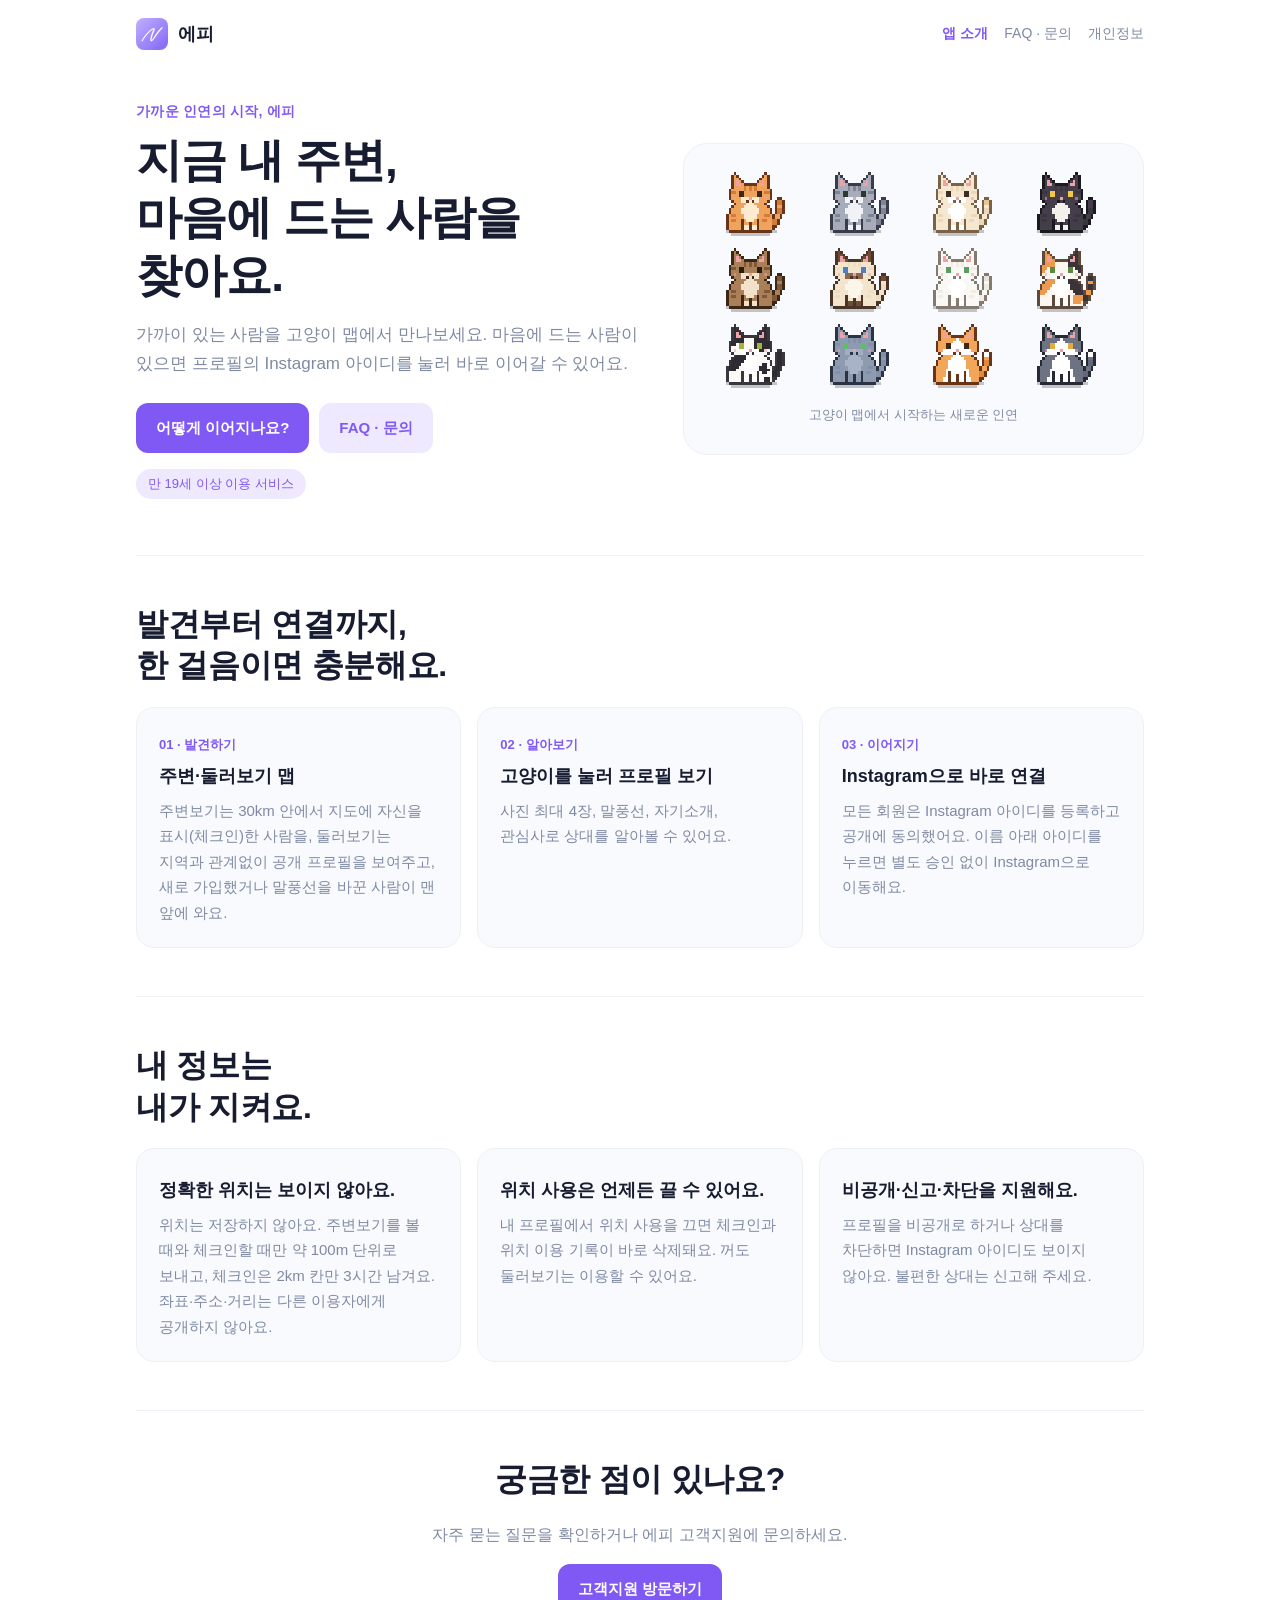
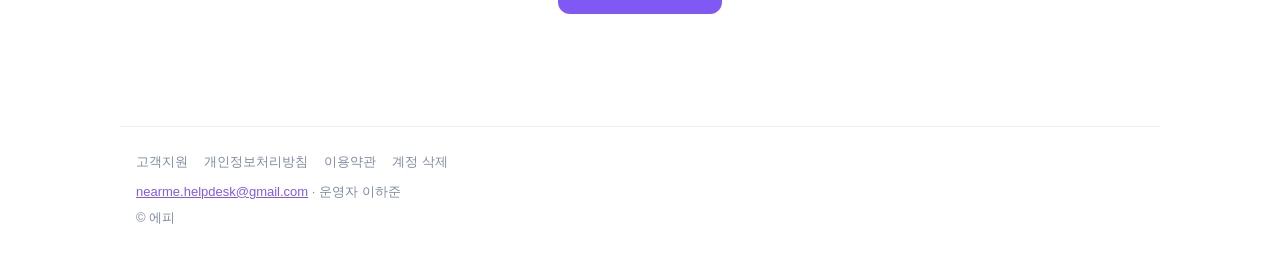
<file: index.html>
<!doctype html>
<html lang="ko">
<head>
<meta charset="utf-8">
<meta name="viewport" content="width=device-width, initial-scale=1">
<title>지금 내 주변 사람 찾기 | 에피</title>
<meta name="description" content="주변 사람을 발견하고, 마음에 들면 Instagram으로 이어가 보세요. 만 19세 이상 이용 서비스.">
<link rel="icon" href="assets/icon.png">
<link rel="apple-touch-icon" href="assets/icon.png">
<link rel="stylesheet" href="style.css">
</head>
<body>
<a class="skip" href="#main">본문으로 건너뛰기</a>
<header class="top">
<a class="brand" href="index.html"><img src="assets/icon.png" alt="" width="32" height="32">에피</a>
<nav aria-label="사이트 메뉴"><a href="index.html" aria-current="page">앱 소개</a><a href="support/index.html">FAQ · 문의</a><a href="privacy/index.html">개인정보</a></nav>
</header>
<main id="main">
<section class="hero">
<div>
<p class="eyebrow">가까운 인연의 시작, 에피</p>
<h1>지금 내 주변,<br>마음에 드는 사람을 찾아요.</h1>
<p class="lead">가까이 있는 사람을 고양이 맵에서 만나보세요. 마음에 드는 사람이 있으면 프로필의 Instagram 아이디를 눌러 바로 이어갈 수 있어요.</p>
<p class="actions"><a class="button" href="#how">어떻게 이어지나요?</a><a class="button ghost" href="support/index.html">FAQ · 문의</a></p>
<p class="badge">만 19세 이상 이용 서비스</p>
</div>
<figure class="cats" aria-hidden="true"><div><img src="assets/cat-1.png" alt="" width="64" height="64"><img src="assets/cat-2.png" alt="" width="64" height="64"><img src="assets/cat-3.png" alt="" width="64" height="64"><img src="assets/cat-4.png" alt="" width="64" height="64"><img src="assets/cat-5.png" alt="" width="64" height="64"><img src="assets/cat-6.png" alt="" width="64" height="64"><img src="assets/cat-7.png" alt="" width="64" height="64"><img src="assets/cat-8.png" alt="" width="64" height="64"><img src="assets/cat-9.png" alt="" width="64" height="64"><img src="assets/cat-10.png" alt="" width="64" height="64"><img src="assets/cat-11.png" alt="" width="64" height="64"><img src="assets/cat-12.png" alt="" width="64" height="64"></div><figcaption>고양이 맵에서 시작하는 새로운 인연</figcaption></figure>
</section>
<section id="how" class="band">
<h2>발견부터 연결까지,<br>한 걸음이면 충분해요.</h2>
<ol class="steps">
<li><span>01 · 발견하기</span><h3>주변·둘러보기 맵</h3><p>주변보기는 30km 안에서 지도에 자신을 표시(체크인)한 사람을, 둘러보기는 지역과 관계없이 공개 프로필을 보여주고, 새로 가입했거나 말풍선을 바꾼 사람이 맨 앞에 와요.</p></li>
<li><span>02 · 알아보기</span><h3>고양이를 눌러 프로필 보기</h3><p>사진 최대 4장, 말풍선, 자기소개, 관심사로 상대를 알아볼 수 있어요.</p></li>
<li><span>03 · 이어지기</span><h3>Instagram으로 바로 연결</h3><p>모든 회원은 Instagram 아이디를 등록하고 공개에 동의했어요. 이름 아래 아이디를 누르면 별도 승인 없이 Instagram으로 이동해요.</p></li>
</ol>
</section>
<section class="band">
<h2>내 정보는<br>내가 지켜요.</h2>
<ul class="cards">
<li><h3>정확한 위치는 보이지 않아요.</h3><p>위치는 저장하지 않아요. 주변보기를 볼 때와 체크인할 때만 약 100m 단위로 보내고, 체크인은 2km 칸만 3시간 남겨요. 좌표·주소·거리는 다른 이용자에게 공개하지 않아요.</p></li>
<li><h3>위치 사용은 언제든 끌 수 있어요.</h3><p>내 프로필에서 위치 사용을 끄면 체크인과 위치 이용 기록이 바로 삭제돼요. 꺼도 둘러보기는 이용할 수 있어요.</p></li>
<li><h3>비공개·신고·차단을 지원해요.</h3><p>프로필을 비공개로 하거나 상대를 차단하면 Instagram 아이디도 보이지 않아요. 불편한 상대는 신고해 주세요.</p></li>
</ul>
</section>
<section class="band cta">
<h2>궁금한 점이 있나요?</h2>
<p>자주 묻는 질문을 확인하거나 에피 고객지원에 문의하세요.</p>
<p><a class="button" href="support/index.html">고객지원 방문하기</a></p>
</section>
</main>
<footer class="foot">
<nav aria-label="문서"><a href="support/index.html">고객지원</a><a href="privacy/index.html">개인정보처리방침</a><a href="terms/index.html">이용약관</a><a href="delete-account/index.html">계정 삭제</a></nav>
<p><a href="mailto:nearme.helpdesk@gmail.com">nearme.helpdesk@gmail.com</a> · 운영자 이하준</p>
<p>© 에피</p>
</footer>
</body>
</html>
</file>
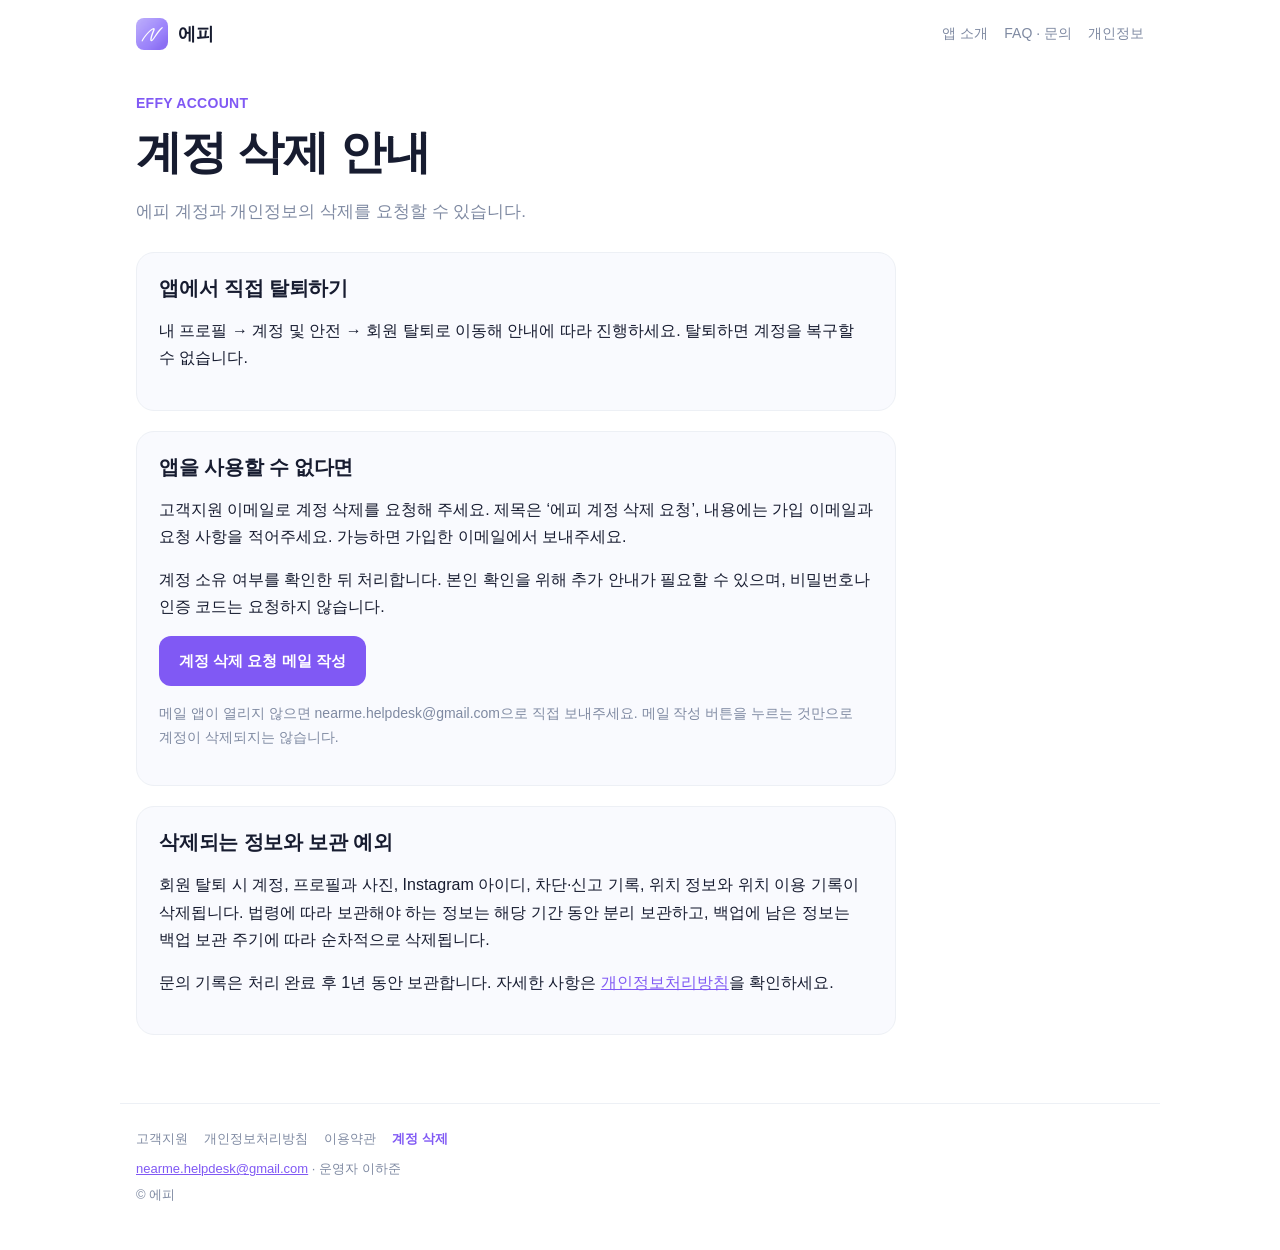
<file: delete-account/index.html>
<!doctype html>
<html lang="ko">
<head>
<meta charset="utf-8">
<meta name="viewport" content="width=device-width, initial-scale=1">
<title>계정 삭제 안내 | 에피</title>
<meta name="description" content="에피 계정과 개인정보 삭제 방법.">
<link rel="icon" href="../assets/icon.png">
<link rel="apple-touch-icon" href="../assets/icon.png">
<link rel="stylesheet" href="../style.css">
</head>
<body>
<a class="skip" href="#main">본문으로 건너뛰기</a>
<header class="top">
<a class="brand" href="../index.html"><img src="../assets/icon.png" alt="" width="32" height="32">에피</a>
<nav aria-label="사이트 메뉴"><a href="../index.html">앱 소개</a><a href="../support/index.html">FAQ · 문의</a><a href="../privacy/index.html">개인정보</a></nav>
</header>
<main id="main">
<section class="doc-head">
<p class="eyebrow">EFFY ACCOUNT</p>
<h1>계정 삭제 안내</h1>
<p class="lead">에피 계정과 개인정보의 삭제를 요청할 수 있습니다.</p>
</section>
<section class="panel">
<h2>앱에서 직접 탈퇴하기</h2>
<p>내 프로필 → 계정 및 안전 → 회원 탈퇴로 이동해 안내에 따라 진행하세요. 탈퇴하면 계정을 복구할 수 없습니다.</p>
</section>
<section class="panel">
<h2>앱을 사용할 수 없다면</h2>
<p>고객지원 이메일로 계정 삭제를 요청해 주세요. 제목은 ‘에피 계정 삭제 요청’, 내용에는 가입 이메일과 요청 사항을 적어주세요. 가능하면 가입한 이메일에서 보내주세요.</p>
<p>계정 소유 여부를 확인한 뒤 처리합니다. 본인 확인을 위해 추가 안내가 필요할 수 있으며, 비밀번호나 인증 코드는 요청하지 않습니다.</p>
<p><a class="button" href="mailto:nearme.helpdesk@gmail.com?subject=%EC%97%90%ED%94%BC%20%EA%B3%84%EC%A0%95%20%EC%82%AD%EC%A0%9C%20%EC%9A%94%EC%B2%AD">계정 삭제 요청 메일 작성</a></p>
<p class="note">메일 앱이 열리지 않으면 nearme.helpdesk@gmail.com으로 직접 보내주세요. 메일 작성 버튼을 누르는 것만으로 계정이 삭제되지는 않습니다.</p>
</section>
<section class="panel">
<h2>삭제되는 정보와 보관 예외</h2>
<p>회원 탈퇴 시 계정, 프로필과 사진, Instagram 아이디, 차단·신고 기록, 위치 정보와 위치 이용 기록이 삭제됩니다. 법령에 따라 보관해야 하는 정보는 해당 기간 동안 분리 보관하고, 백업에 남은 정보는 백업 보관 주기에 따라 순차적으로 삭제됩니다.</p>
<p>문의 기록은 처리 완료 후 1년 동안 보관합니다. 자세한 사항은 <a href="../privacy/index.html">개인정보처리방침</a>을 확인하세요.</p>
</section>
</main>
<footer class="foot">
<nav aria-label="문서"><a href="../support/index.html">고객지원</a><a href="../privacy/index.html">개인정보처리방침</a><a href="../terms/index.html">이용약관</a><a href="../delete-account/index.html" aria-current="page">계정 삭제</a></nav>
<p><a href="mailto:nearme.helpdesk@gmail.com">nearme.helpdesk@gmail.com</a> · 운영자 이하준</p>
<p>© 에피</p>
</footer>
</body>
</html>
</file>
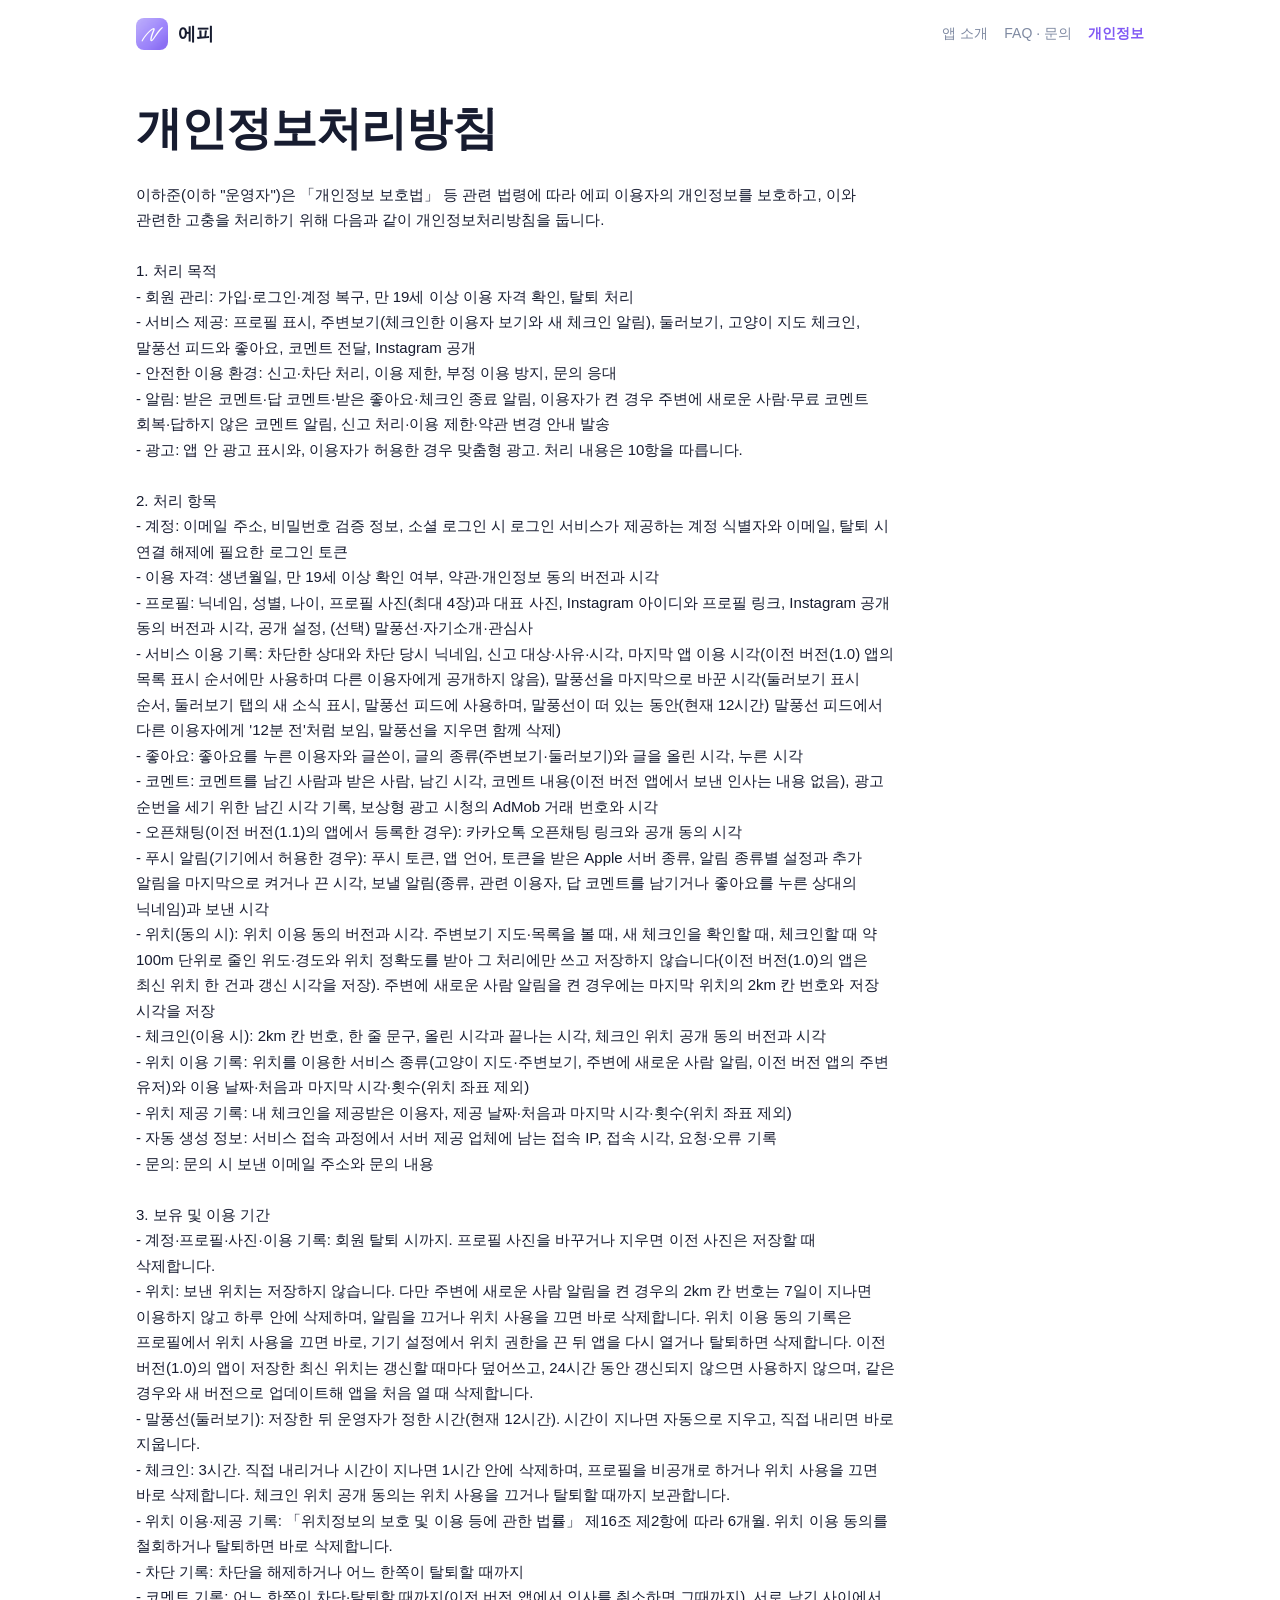
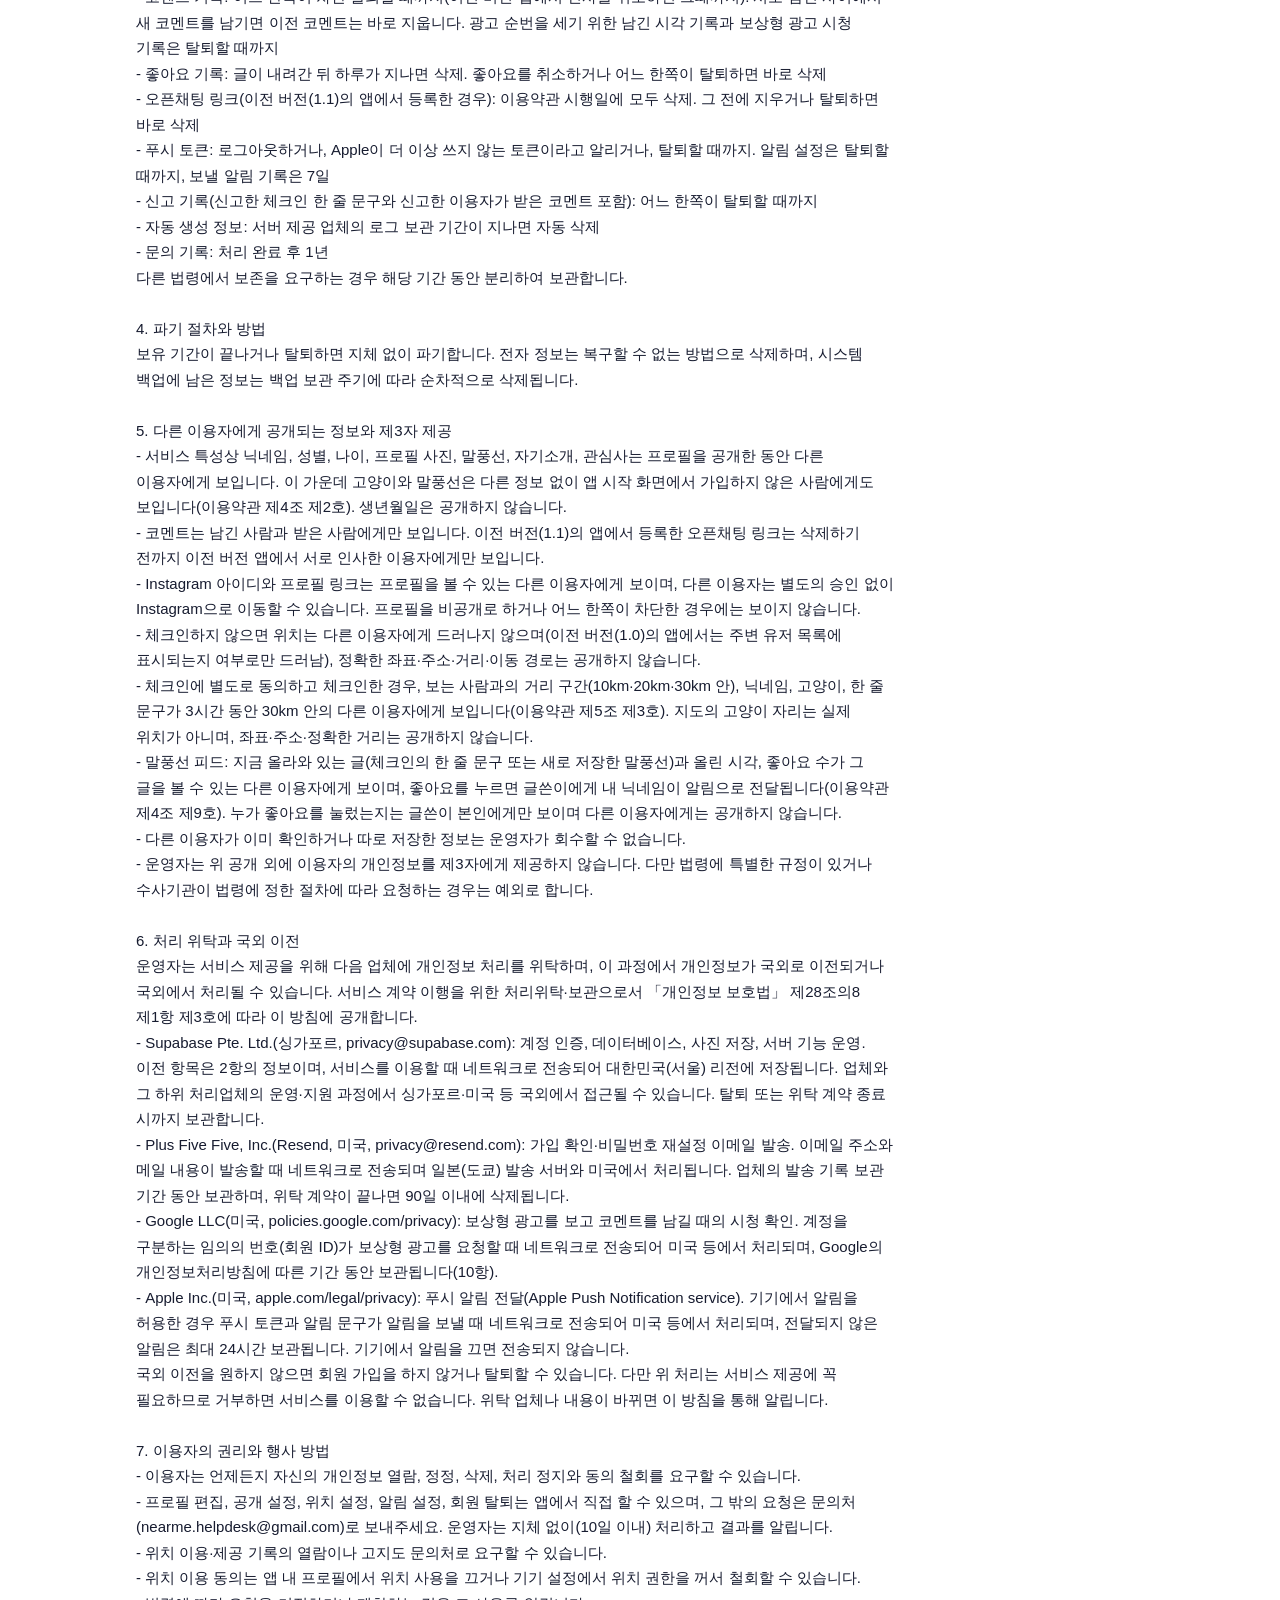
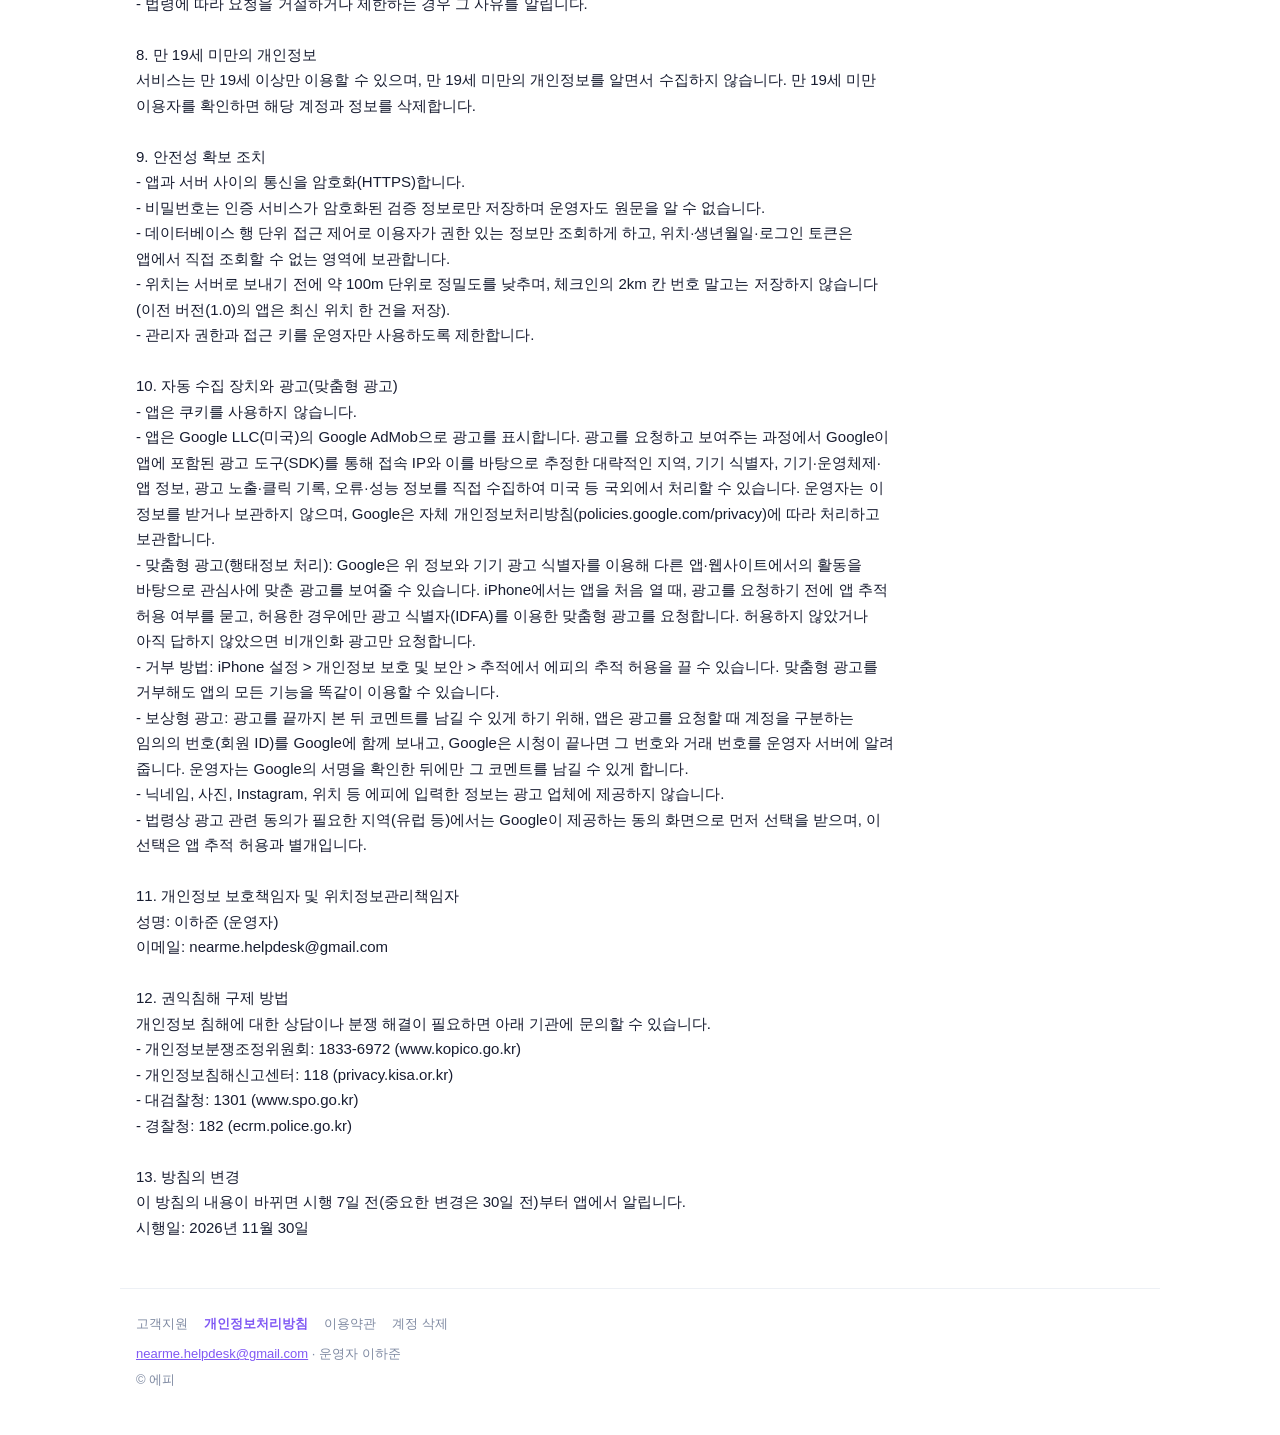
<file: privacy/index.html>
<!doctype html>
<html lang="ko">
<head>
<meta charset="utf-8">
<meta name="viewport" content="width=device-width, initial-scale=1">
<title>개인정보처리방침 | 에피</title>
<meta name="description" content="에피 개인정보처리방침.">
<link rel="icon" href="../assets/icon.png">
<link rel="apple-touch-icon" href="../assets/icon.png">
<link rel="stylesheet" href="../style.css">
</head>
<body>
<a class="skip" href="#main">본문으로 건너뛰기</a>
<header class="top">
<a class="brand" href="../index.html"><img src="../assets/icon.png" alt="" width="32" height="32">에피</a>
<nav aria-label="사이트 메뉴"><a href="../index.html">앱 소개</a><a href="../support/index.html">FAQ · 문의</a><a href="../privacy/index.html" aria-current="page">개인정보</a></nav>
</header>
<main id="main">
<section class="doc-head"><h1>개인정보처리방침</h1></section>
<div class="doc">이하준(이하 &quot;운영자&quot;)은 「개인정보 보호법」 등 관련 법령에 따라 에피 이용자의 개인정보를 보호하고, 이와 관련한 고충을 처리하기 위해 다음과 같이 개인정보처리방침을 둡니다.

1. 처리 목적
- 회원 관리: 가입·로그인·계정 복구, 만 19세 이상 이용 자격 확인, 탈퇴 처리
- 서비스 제공: 프로필 표시, 주변보기(체크인한 이용자 보기와 새 체크인 알림), 둘러보기, 고양이 지도 체크인, 말풍선 피드와 좋아요, 코멘트 전달, Instagram 공개
- 안전한 이용 환경: 신고·차단 처리, 이용 제한, 부정 이용 방지, 문의 응대
- 알림: 받은 코멘트·답 코멘트·받은 좋아요·체크인 종료 알림, 이용자가 켠 경우 주변에 새로운 사람·무료 코멘트 회복·답하지 않은 코멘트 알림, 신고 처리·이용 제한·약관 변경 안내 발송
- 광고: 앱 안 광고 표시와, 이용자가 허용한 경우 맞춤형 광고. 처리 내용은 10항을 따릅니다.

2. 처리 항목
- 계정: 이메일 주소, 비밀번호 검증 정보, 소셜 로그인 시 로그인 서비스가 제공하는 계정 식별자와 이메일, 탈퇴 시 연결 해제에 필요한 로그인 토큰
- 이용 자격: 생년월일, 만 19세 이상 확인 여부, 약관·개인정보 동의 버전과 시각
- 프로필: 닉네임, 성별, 나이, 프로필 사진(최대 4장)과 대표 사진, Instagram 아이디와 프로필 링크, Instagram 공개 동의 버전과 시각, 공개 설정, (선택) 말풍선·자기소개·관심사
- 서비스 이용 기록: 차단한 상대와 차단 당시 닉네임, 신고 대상·사유·시각, 마지막 앱 이용 시각(이전 버전(1.0) 앱의 목록 표시 순서에만 사용하며 다른 이용자에게 공개하지 않음), 말풍선을 마지막으로 바꾼 시각(둘러보기 표시 순서, 둘러보기 탭의 새 소식 표시, 말풍선 피드에 사용하며, 말풍선이 떠 있는 동안(현재 12시간) 말풍선 피드에서 다른 이용자에게 '12분 전'처럼 보임, 말풍선을 지우면 함께 삭제)
- 좋아요: 좋아요를 누른 이용자와 글쓴이, 글의 종류(주변보기·둘러보기)와 글을 올린 시각, 누른 시각
- 코멘트: 코멘트를 남긴 사람과 받은 사람, 남긴 시각, 코멘트 내용(이전 버전 앱에서 보낸 인사는 내용 없음), 광고 순번을 세기 위한 남긴 시각 기록, 보상형 광고 시청의 AdMob 거래 번호와 시각
- 오픈채팅(이전 버전(1.1)의 앱에서 등록한 경우): 카카오톡 오픈채팅 링크와 공개 동의 시각
- 푸시 알림(기기에서 허용한 경우): 푸시 토큰, 앱 언어, 토큰을 받은 Apple 서버 종류, 알림 종류별 설정과 추가 알림을 마지막으로 켜거나 끈 시각, 보낼 알림(종류, 관련 이용자, 답 코멘트를 남기거나 좋아요를 누른 상대의 닉네임)과 보낸 시각
- 위치(동의 시): 위치 이용 동의 버전과 시각. 주변보기 지도·목록을 볼 때, 새 체크인을 확인할 때, 체크인할 때 약 100m 단위로 줄인 위도·경도와 위치 정확도를 받아 그 처리에만 쓰고 저장하지 않습니다(이전 버전(1.0)의 앱은 최신 위치 한 건과 갱신 시각을 저장). 주변에 새로운 사람 알림을 켠 경우에는 마지막 위치의 2km 칸 번호와 저장 시각을 저장
- 체크인(이용 시): 2km 칸 번호, 한 줄 문구, 올린 시각과 끝나는 시각, 체크인 위치 공개 동의 버전과 시각
- 위치 이용 기록: 위치를 이용한 서비스 종류(고양이 지도·주변보기, 주변에 새로운 사람 알림, 이전 버전 앱의 주변 유저)와 이용 날짜·처음과 마지막 시각·횟수(위치 좌표 제외)
- 위치 제공 기록: 내 체크인을 제공받은 이용자, 제공 날짜·처음과 마지막 시각·횟수(위치 좌표 제외)
- 자동 생성 정보: 서비스 접속 과정에서 서버 제공 업체에 남는 접속 IP, 접속 시각, 요청·오류 기록
- 문의: 문의 시 보낸 이메일 주소와 문의 내용

3. 보유 및 이용 기간
- 계정·프로필·사진·이용 기록: 회원 탈퇴 시까지. 프로필 사진을 바꾸거나 지우면 이전 사진은 저장할 때 삭제합니다.
- 위치: 보낸 위치는 저장하지 않습니다. 다만 주변에 새로운 사람 알림을 켠 경우의 2km 칸 번호는 7일이 지나면 이용하지 않고 하루 안에 삭제하며, 알림을 끄거나 위치 사용을 끄면 바로 삭제합니다. 위치 이용 동의 기록은 프로필에서 위치 사용을 끄면 바로, 기기 설정에서 위치 권한을 끈 뒤 앱을 다시 열거나 탈퇴하면 삭제합니다. 이전 버전(1.0)의 앱이 저장한 최신 위치는 갱신할 때마다 덮어쓰고, 24시간 동안 갱신되지 않으면 사용하지 않으며, 같은 경우와 새 버전으로 업데이트해 앱을 처음 열 때 삭제합니다.
- 말풍선(둘러보기): 저장한 뒤 운영자가 정한 시간(현재 12시간). 시간이 지나면 자동으로 지우고, 직접 내리면 바로 지웁니다.
- 체크인: 3시간. 직접 내리거나 시간이 지나면 1시간 안에 삭제하며, 프로필을 비공개로 하거나 위치 사용을 끄면 바로 삭제합니다. 체크인 위치 공개 동의는 위치 사용을 끄거나 탈퇴할 때까지 보관합니다.
- 위치 이용·제공 기록: 「위치정보의 보호 및 이용 등에 관한 법률」 제16조 제2항에 따라 6개월. 위치 이용 동의를 철회하거나 탈퇴하면 바로 삭제합니다.
- 차단 기록: 차단을 해제하거나 어느 한쪽이 탈퇴할 때까지
- 코멘트 기록: 어느 한쪽이 차단·탈퇴할 때까지(이전 버전 앱에서 인사를 취소하면 그때까지). 서로 남긴 사이에서 새 코멘트를 남기면 이전 코멘트는 바로 지웁니다. 광고 순번을 세기 위한 남긴 시각 기록과 보상형 광고 시청 기록은 탈퇴할 때까지
- 좋아요 기록: 글이 내려간 뒤 하루가 지나면 삭제. 좋아요를 취소하거나 어느 한쪽이 탈퇴하면 바로 삭제
- 오픈채팅 링크(이전 버전(1.1)의 앱에서 등록한 경우): 이용약관 시행일에 모두 삭제. 그 전에 지우거나 탈퇴하면 바로 삭제
- 푸시 토큰: 로그아웃하거나, Apple이 더 이상 쓰지 않는 토큰이라고 알리거나, 탈퇴할 때까지. 알림 설정은 탈퇴할 때까지, 보낼 알림 기록은 7일
- 신고 기록(신고한 체크인 한 줄 문구와 신고한 이용자가 받은 코멘트 포함): 어느 한쪽이 탈퇴할 때까지
- 자동 생성 정보: 서버 제공 업체의 로그 보관 기간이 지나면 자동 삭제
- 문의 기록: 처리 완료 후 1년
다른 법령에서 보존을 요구하는 경우 해당 기간 동안 분리하여 보관합니다.

4. 파기 절차와 방법
보유 기간이 끝나거나 탈퇴하면 지체 없이 파기합니다. 전자 정보는 복구할 수 없는 방법으로 삭제하며, 시스템 백업에 남은 정보는 백업 보관 주기에 따라 순차적으로 삭제됩니다.

5. 다른 이용자에게 공개되는 정보와 제3자 제공
- 서비스 특성상 닉네임, 성별, 나이, 프로필 사진, 말풍선, 자기소개, 관심사는 프로필을 공개한 동안 다른 이용자에게 보입니다. 이 가운데 고양이와 말풍선은 다른 정보 없이 앱 시작 화면에서 가입하지 않은 사람에게도 보입니다(이용약관 제4조 제2호). 생년월일은 공개하지 않습니다.
- 코멘트는 남긴 사람과 받은 사람에게만 보입니다. 이전 버전(1.1)의 앱에서 등록한 오픈채팅 링크는 삭제하기 전까지 이전 버전 앱에서 서로 인사한 이용자에게만 보입니다.
- Instagram 아이디와 프로필 링크는 프로필을 볼 수 있는 다른 이용자에게 보이며, 다른 이용자는 별도의 승인 없이 Instagram으로 이동할 수 있습니다. 프로필을 비공개로 하거나 어느 한쪽이 차단한 경우에는 보이지 않습니다.
- 체크인하지 않으면 위치는 다른 이용자에게 드러나지 않으며(이전 버전(1.0)의 앱에서는 주변 유저 목록에 표시되는지 여부로만 드러남), 정확한 좌표·주소·거리·이동 경로는 공개하지 않습니다.
- 체크인에 별도로 동의하고 체크인한 경우, 보는 사람과의 거리 구간(10km·20km·30km 안), 닉네임, 고양이, 한 줄 문구가 3시간 동안 30km 안의 다른 이용자에게 보입니다(이용약관 제5조 제3호). 지도의 고양이 자리는 실제 위치가 아니며, 좌표·주소·정확한 거리는 공개하지 않습니다.
- 말풍선 피드: 지금 올라와 있는 글(체크인의 한 줄 문구 또는 새로 저장한 말풍선)과 올린 시각, 좋아요 수가 그 글을 볼 수 있는 다른 이용자에게 보이며, 좋아요를 누르면 글쓴이에게 내 닉네임이 알림으로 전달됩니다(이용약관 제4조 제9호). 누가 좋아요를 눌렀는지는 글쓴이 본인에게만 보이며 다른 이용자에게는 공개하지 않습니다.
- 다른 이용자가 이미 확인하거나 따로 저장한 정보는 운영자가 회수할 수 없습니다.
- 운영자는 위 공개 외에 이용자의 개인정보를 제3자에게 제공하지 않습니다. 다만 법령에 특별한 규정이 있거나 수사기관이 법령에 정한 절차에 따라 요청하는 경우는 예외로 합니다.

6. 처리 위탁과 국외 이전
운영자는 서비스 제공을 위해 다음 업체에 개인정보 처리를 위탁하며, 이 과정에서 개인정보가 국외로 이전되거나 국외에서 처리될 수 있습니다. 서비스 계약 이행을 위한 처리위탁·보관으로서 「개인정보 보호법」 제28조의8 제1항 제3호에 따라 이 방침에 공개합니다.
- Supabase Pte. Ltd.(싱가포르, privacy@supabase.com): 계정 인증, 데이터베이스, 사진 저장, 서버 기능 운영. 이전 항목은 2항의 정보이며, 서비스를 이용할 때 네트워크로 전송되어 대한민국(서울) 리전에 저장됩니다. 업체와 그 하위 처리업체의 운영·지원 과정에서 싱가포르·미국 등 국외에서 접근될 수 있습니다. 탈퇴 또는 위탁 계약 종료 시까지 보관합니다.
- Plus Five Five, Inc.(Resend, 미국, privacy@resend.com): 가입 확인·비밀번호 재설정 이메일 발송. 이메일 주소와 메일 내용이 발송할 때 네트워크로 전송되며 일본(도쿄) 발송 서버와 미국에서 처리됩니다. 업체의 발송 기록 보관 기간 동안 보관하며, 위탁 계약이 끝나면 90일 이내에 삭제됩니다.
- Google LLC(미국, policies.google.com/privacy): 보상형 광고를 보고 코멘트를 남길 때의 시청 확인. 계정을 구분하는 임의의 번호(회원 ID)가 보상형 광고를 요청할 때 네트워크로 전송되어 미국 등에서 처리되며, Google의 개인정보처리방침에 따른 기간 동안 보관됩니다(10항).
- Apple Inc.(미국, apple.com/legal/privacy): 푸시 알림 전달(Apple Push Notification service). 기기에서 알림을 허용한 경우 푸시 토큰과 알림 문구가 알림을 보낼 때 네트워크로 전송되어 미국 등에서 처리되며, 전달되지 않은 알림은 최대 24시간 보관됩니다. 기기에서 알림을 끄면 전송되지 않습니다.
국외 이전을 원하지 않으면 회원 가입을 하지 않거나 탈퇴할 수 있습니다. 다만 위 처리는 서비스 제공에 꼭 필요하므로 거부하면 서비스를 이용할 수 없습니다. 위탁 업체나 내용이 바뀌면 이 방침을 통해 알립니다.

7. 이용자의 권리와 행사 방법
- 이용자는 언제든지 자신의 개인정보 열람, 정정, 삭제, 처리 정지와 동의 철회를 요구할 수 있습니다.
- 프로필 편집, 공개 설정, 위치 설정, 알림 설정, 회원 탈퇴는 앱에서 직접 할 수 있으며, 그 밖의 요청은 문의처(nearme.helpdesk@gmail.com)로 보내주세요. 운영자는 지체 없이(10일 이내) 처리하고 결과를 알립니다.
- 위치 이용·제공 기록의 열람이나 고지도 문의처로 요구할 수 있습니다.
- 위치 이용 동의는 앱 내 프로필에서 위치 사용을 끄거나 기기 설정에서 위치 권한을 꺼서 철회할 수 있습니다.
- 법령에 따라 요청을 거절하거나 제한하는 경우 그 사유를 알립니다.

8. 만 19세 미만의 개인정보
서비스는 만 19세 이상만 이용할 수 있으며, 만 19세 미만의 개인정보를 알면서 수집하지 않습니다. 만 19세 미만 이용자를 확인하면 해당 계정과 정보를 삭제합니다.

9. 안전성 확보 조치
- 앱과 서버 사이의 통신을 암호화(HTTPS)합니다.
- 비밀번호는 인증 서비스가 암호화된 검증 정보로만 저장하며 운영자도 원문을 알 수 없습니다.
- 데이터베이스 행 단위 접근 제어로 이용자가 권한 있는 정보만 조회하게 하고, 위치·생년월일·로그인 토큰은 앱에서 직접 조회할 수 없는 영역에 보관합니다.
- 위치는 서버로 보내기 전에 약 100m 단위로 정밀도를 낮추며, 체크인의 2km 칸 번호 말고는 저장하지 않습니다(이전 버전(1.0)의 앱은 최신 위치 한 건을 저장).
- 관리자 권한과 접근 키를 운영자만 사용하도록 제한합니다.

10. 자동 수집 장치와 광고(맞춤형 광고)
- 앱은 쿠키를 사용하지 않습니다.
- 앱은 Google LLC(미국)의 Google AdMob으로 광고를 표시합니다. 광고를 요청하고 보여주는 과정에서 Google이 앱에 포함된 광고 도구(SDK)를 통해 접속 IP와 이를 바탕으로 추정한 대략적인 지역, 기기 식별자, 기기·운영체제·앱 정보, 광고 노출·클릭 기록, 오류·성능 정보를 직접 수집하여 미국 등 국외에서 처리할 수 있습니다. 운영자는 이 정보를 받거나 보관하지 않으며, Google은 자체 개인정보처리방침(policies.google.com/privacy)에 따라 처리하고 보관합니다.
- 맞춤형 광고(행태정보 처리): Google은 위 정보와 기기 광고 식별자를 이용해 다른 앱·웹사이트에서의 활동을 바탕으로 관심사에 맞춘 광고를 보여줄 수 있습니다. iPhone에서는 앱을 처음 열 때, 광고를 요청하기 전에 앱 추적 허용 여부를 묻고, 허용한 경우에만 광고 식별자(IDFA)를 이용한 맞춤형 광고를 요청합니다. 허용하지 않았거나 아직 답하지 않았으면 비개인화 광고만 요청합니다.
- 거부 방법: iPhone 설정 &gt; 개인정보 보호 및 보안 &gt; 추적에서 에피의 추적 허용을 끌 수 있습니다. 맞춤형 광고를 거부해도 앱의 모든 기능을 똑같이 이용할 수 있습니다.
- 보상형 광고: 광고를 끝까지 본 뒤 코멘트를 남길 수 있게 하기 위해, 앱은 광고를 요청할 때 계정을 구분하는 임의의 번호(회원 ID)를 Google에 함께 보내고, Google은 시청이 끝나면 그 번호와 거래 번호를 운영자 서버에 알려 줍니다. 운영자는 Google의 서명을 확인한 뒤에만 그 코멘트를 남길 수 있게 합니다.
- 닉네임, 사진, Instagram, 위치 등 에피에 입력한 정보는 광고 업체에 제공하지 않습니다.
- 법령상 광고 관련 동의가 필요한 지역(유럽 등)에서는 Google이 제공하는 동의 화면으로 먼저 선택을 받으며, 이 선택은 앱 추적 허용과 별개입니다.

11. 개인정보 보호책임자 및 위치정보관리책임자
성명: 이하준 (운영자)
이메일: nearme.helpdesk@gmail.com

12. 권익침해 구제 방법
개인정보 침해에 대한 상담이나 분쟁 해결이 필요하면 아래 기관에 문의할 수 있습니다.
- 개인정보분쟁조정위원회: 1833-6972 (www.kopico.go.kr)
- 개인정보침해신고센터: 118 (privacy.kisa.or.kr)
- 대검찰청: 1301 (www.spo.go.kr)
- 경찰청: 182 (ecrm.police.go.kr)

13. 방침의 변경
이 방침의 내용이 바뀌면 시행 7일 전(중요한 변경은 30일 전)부터 앱에서 알립니다.
시행일: 2026년 11월 30일</div>
</main>
<footer class="foot">
<nav aria-label="문서"><a href="../support/index.html">고객지원</a><a href="../privacy/index.html" aria-current="page">개인정보처리방침</a><a href="../terms/index.html">이용약관</a><a href="../delete-account/index.html">계정 삭제</a></nav>
<p><a href="mailto:nearme.helpdesk@gmail.com">nearme.helpdesk@gmail.com</a> · 운영자 이하준</p>
<p>© 에피</p>
</footer>
</body>
</html>
</file>
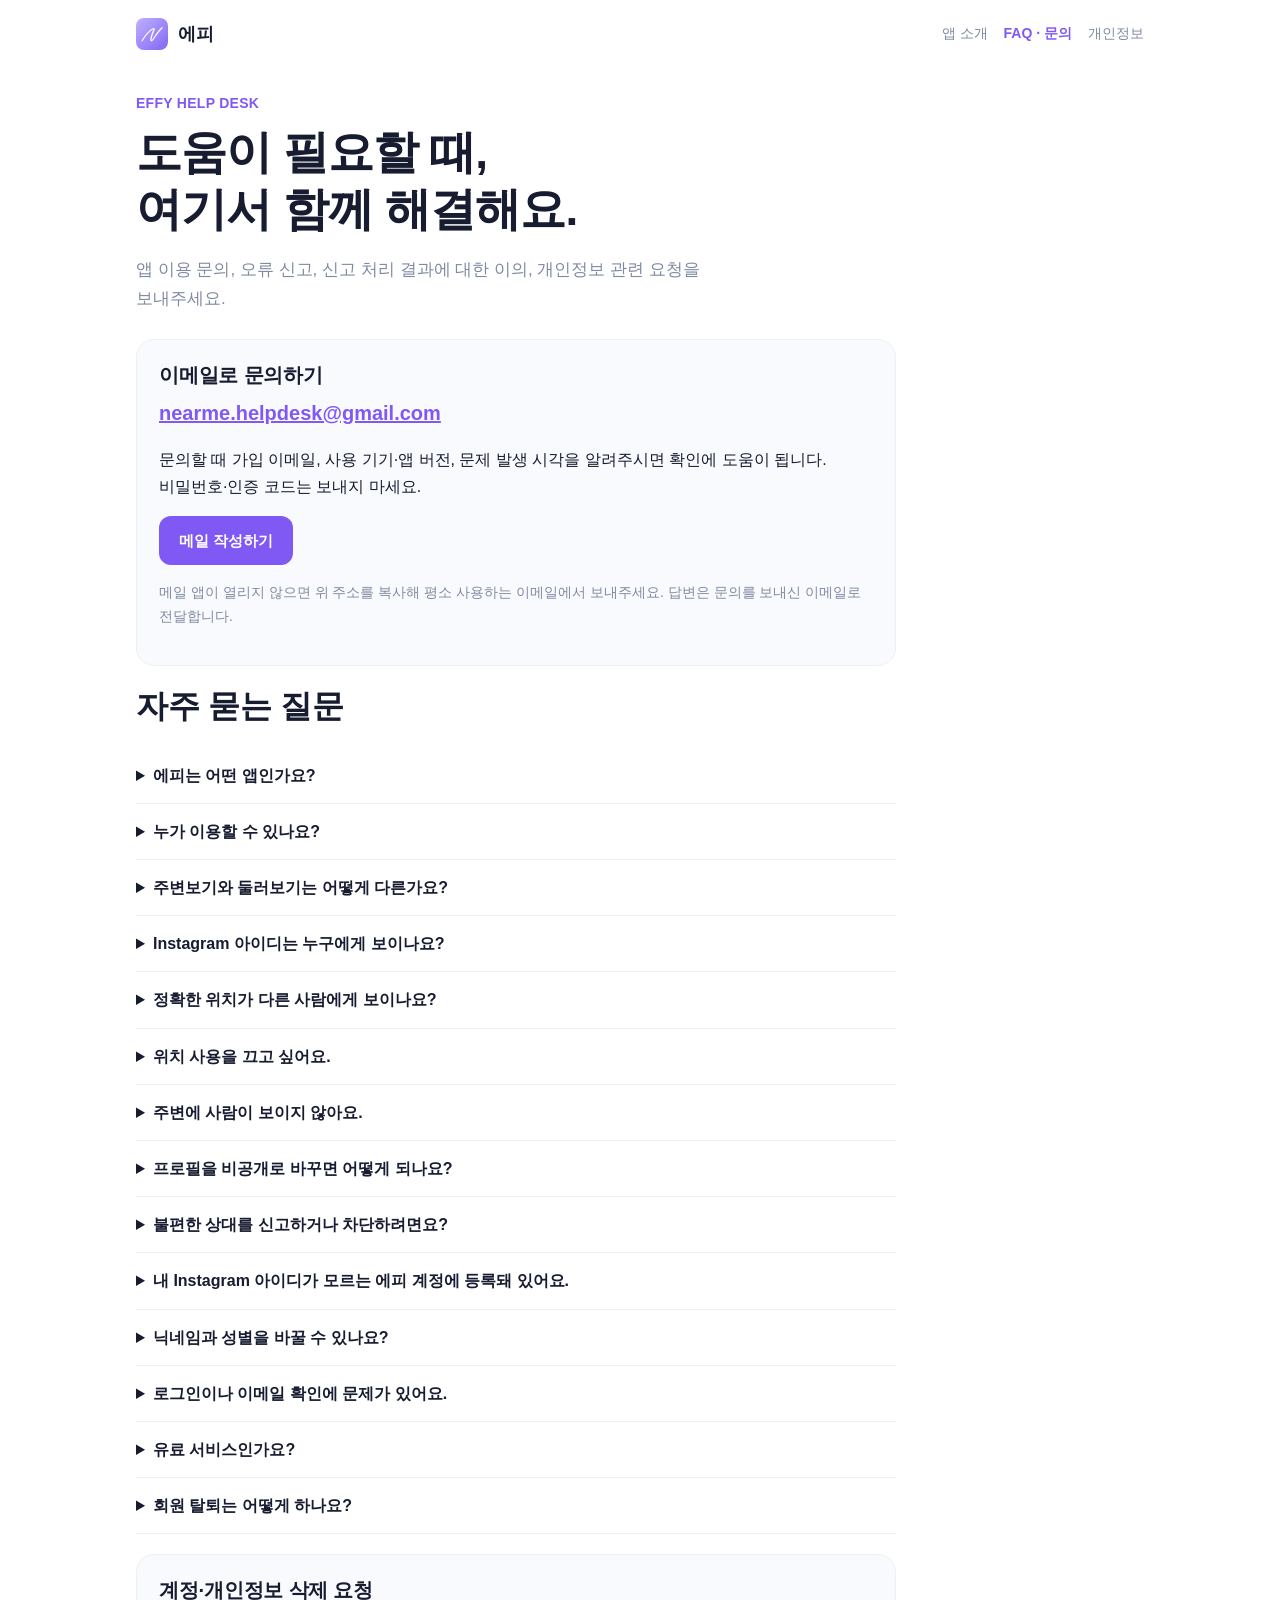
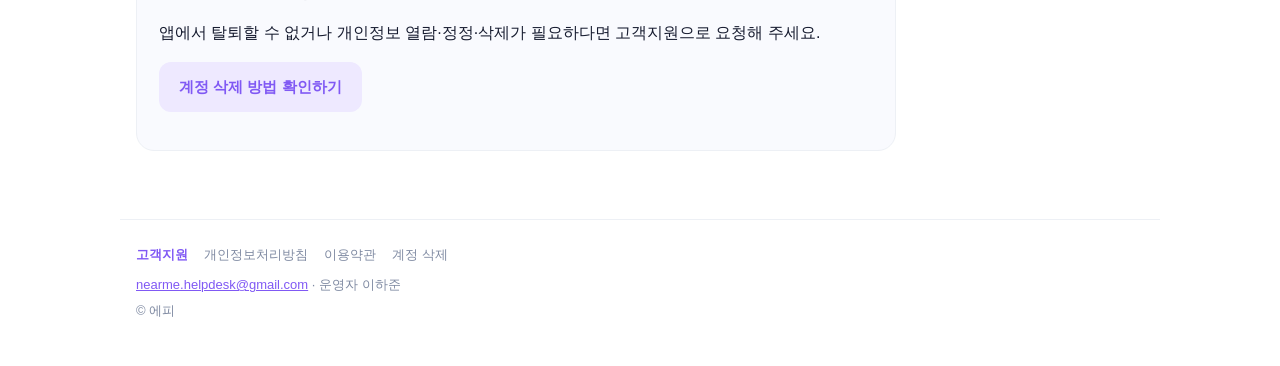
<file: support/index.html>
<!doctype html>
<html lang="ko">
<head>
<meta charset="utf-8">
<meta name="viewport" content="width=device-width, initial-scale=1">
<title>FAQ · 문의 | 에피</title>
<meta name="description" content="에피 자주 묻는 질문과 고객지원 문의 방법.">
<link rel="icon" href="../assets/icon.png">
<link rel="apple-touch-icon" href="../assets/icon.png">
<link rel="stylesheet" href="../style.css">
</head>
<body>
<a class="skip" href="#main">본문으로 건너뛰기</a>
<header class="top">
<a class="brand" href="../index.html"><img src="../assets/icon.png" alt="" width="32" height="32">에피</a>
<nav aria-label="사이트 메뉴"><a href="../index.html">앱 소개</a><a href="../support/index.html" aria-current="page">FAQ · 문의</a><a href="../privacy/index.html">개인정보</a></nav>
</header>
<main id="main">
<section class="doc-head">
<p class="eyebrow">EFFY HELP DESK</p>
<h1>도움이 필요할 때,<br>여기서 함께 해결해요.</h1>
<p class="lead">앱 이용 문의, 오류 신고, 신고 처리 결과에 대한 이의, 개인정보 관련 요청을 보내주세요.</p>
</section>
<section class="panel">
<h2>이메일로 문의하기</h2>
<p class="mail"><a href="mailto:nearme.helpdesk@gmail.com">nearme.helpdesk@gmail.com</a></p>
<p>문의할 때 가입 이메일, 사용 기기·앱 버전, 문제 발생 시각을 알려주시면 확인에 도움이 됩니다. 비밀번호·인증 코드는 보내지 마세요.</p>
<p><a class="button" href="mailto:nearme.helpdesk@gmail.com?subject=%EC%97%90%ED%94%BC%20%EB%AC%B8%EC%9D%98">메일 작성하기</a></p>
<p class="note">메일 앱이 열리지 않으면 위 주소를 복사해 평소 사용하는 이메일에서 보내주세요. 답변은 문의를 보내신 이메일로 전달합니다.</p>
</section>
<section>
<h2>자주 묻는 질문</h2>
<details><summary>에피는 어떤 앱인가요?</summary><p>지금 내 주변에 있는 사람을 찾아보는 앱이에요. 주변·둘러보기 맵에서 사람을 발견하고, 마음에 들면 프로필의 Instagram 아이디로 바로 이어갈 수 있어요.</p></details>
<details><summary>누가 이용할 수 있나요?</summary><p>만 19세 이상만 이용할 수 있어요. 나이는 한국 날짜 기준으로 계산해요.</p></details>
<details><summary>주변보기와 둘러보기는 어떻게 다른가요?</summary><p>주변보기는 30km 안에서 지도에 자신을 표시(체크인)한 사람을 거리 구간(10·20·30km 안)과 함께 보여주고, 새로 체크인한 사람이 있으면 주변 탭에 빨간 점이 켜져요. 둘러보기는 위치와 관계없이 공개 프로필을 보여줘요. 최근 가입했거나 말풍선을 바꾼 사람이 먼저 보이고, 새 소식이 있으면 둘러보기 탭에 빨간 점이 켜져요. 지도에는 한 번에 최대 50명, 목록에서는 이어서 더 볼 수 있어요.</p></details>
<details><summary>Instagram 아이디는 누구에게 보이나요?</summary><p>모든 회원은 프로필을 설정할 때 Instagram 아이디를 등록하고, 아이디와 프로필 링크가 공개되는 것에 동의해요. 내 프로필을 볼 수 있는 사람에게 보이며, 별도 승인 없이 Instagram으로 이동할 수 있어요. 프로필을 비공개로 하거나 어느 한쪽이 차단하면 보이지 않아요. 운영자는 등록한 아이디가 본인 계정인지 인증하지 않아요.</p></details>
<details><summary>정확한 위치가 다른 사람에게 보이나요?</summary><p>아니요. 위치는 저장하지 않아요. 주변보기를 볼 때, 새 체크인을 확인할 때, 체크인할 때만 약 100m 단위로 줄여 보내고 그 계산에만 써요. 체크인하면 2km 칸 번호만 3시간 남고, 다른 이용자에게는 거리 구간만 보여요. 체크인하지 않으면 내 위치는 드러나지 않아요. 좌표·주소·거리·이동 경로는 공개하지 않아요.</p></details>
<details><summary>위치 사용을 끄고 싶어요.</summary><p>내 프로필에서 위치 사용을 끄면 체크인이 바로 내려가고 위치 이용 기록과 체크인 공개 동의가 삭제돼요. 기기 설정에서 위치 권한을 꺼도 돼요. 위치를 꺼도 프로필이 공개 상태면 둘러보기는 이용할 수 있어요.</p></details>
<details><summary>주변에 사람이 보이지 않아요.</summary><p>주변보기에는 30km 안에서 지금 체크인한 사람만 보여요(체크인은 3시간 뒤 끝나요). 위치 권한이 켜져 있는지 확인하고, 먼저 체크인해 보세요. 프로필을 비공개로 한 사람은 보이지 않아요. 내 프로필이 비공개이면 나도 맵을 볼 수 없어요.</p></details>
<details><summary>프로필을 비공개로 바꾸면 어떻게 되나요?</summary><p>내 프로필 &gt; 공개 설정에서 프로필 공개를 끄면 주변·둘러보기에 내가 보이지 않고, 나도 두 맵을 볼 수 없어요. 내 Instagram 아이디도 다른 사람에게 보이지 않아요. 위치 사용만 끄는 것과는 달라요.</p></details>
<details><summary>불편한 상대를 신고하거나 차단하려면요?</summary><p>상대 프로필 오른쪽 위 메뉴에서 신고 또는 차단을 선택하세요. 차단하면 서로의 맵과 프로필, Instagram 아이디가 보이지 않아요. 차단은 내 프로필 &gt; 계정 및 안전 &gt; 차단 목록에서 해제할 수 있어요. 신고는 운영자가 확인한 뒤 필요한 조치를 해요.</p></details>
<details><summary>내 Instagram 아이디가 모르는 에피 계정에 등록돼 있어요.</summary><p>에피 회원이 아니어도 nearme.helpdesk@gmail.com으로 해당 Instagram 아이디와 본인 계정임을 알 수 있는 내용을 보내 주세요. 확인되면 그 계정에서 아이디를 지우고 필요한 조치를 해요. 한 Instagram 아이디는 한 계정에만 새로 등록할 수 있어요.</p></details>
<details><summary>닉네임과 성별을 바꿀 수 있나요?</summary><p>닉네임과 성별은 프로필을 처음 설정한 뒤에는 바꿀 수 없어요. 사진, 자기소개, 관심사, Instagram 아이디는 프로필 편집에서, 말풍선은 둘러보기 지도 아래 입력칸에서 바꿀 수 있어요.</p></details>
<details><summary>로그인이나 이메일 확인에 문제가 있어요.</summary><p>가입과 비밀번호 찾기는 메일로 받은 인증 코드를 입력해 진행해요. 메일이 오지 않으면 스팸함을 확인하고 잠시 후 다시 요청해 주세요. 그래도 안 되면 가입 이메일과 함께 문의해 주세요.</p></details>
<details><summary>유료 서비스인가요?</summary><p>모든 기능을 무료로 제공하고, 프로필 화면 아래 배너와 가끔 나오는 전체 화면 광고로 운영해요. 유료 기능을 도입하면 미리 안내할게요.</p></details>
<details><summary>회원 탈퇴는 어떻게 하나요?</summary><p>내 프로필 &gt; 계정 및 안전 &gt; 회원 탈퇴에서 바로 할 수 있어요. 탈퇴하면 계정과 정보가 삭제되며 복구할 수 없어요.</p></details>
</section>
<section class="panel">
<h2>계정·개인정보 삭제 요청</h2>
<p>앱에서 탈퇴할 수 없거나 개인정보 열람·정정·삭제가 필요하다면 고객지원으로 요청해 주세요.</p>
<p><a class="button ghost" href="../delete-account/index.html">계정 삭제 방법 확인하기</a></p>
</section>
</main>
<footer class="foot">
<nav aria-label="문서"><a href="../support/index.html" aria-current="page">고객지원</a><a href="../privacy/index.html">개인정보처리방침</a><a href="../terms/index.html">이용약관</a><a href="../delete-account/index.html">계정 삭제</a></nav>
<p><a href="mailto:nearme.helpdesk@gmail.com">nearme.helpdesk@gmail.com</a> · 운영자 이하준</p>
<p>© 에피</p>
</footer>
</body>
</html>
</file>
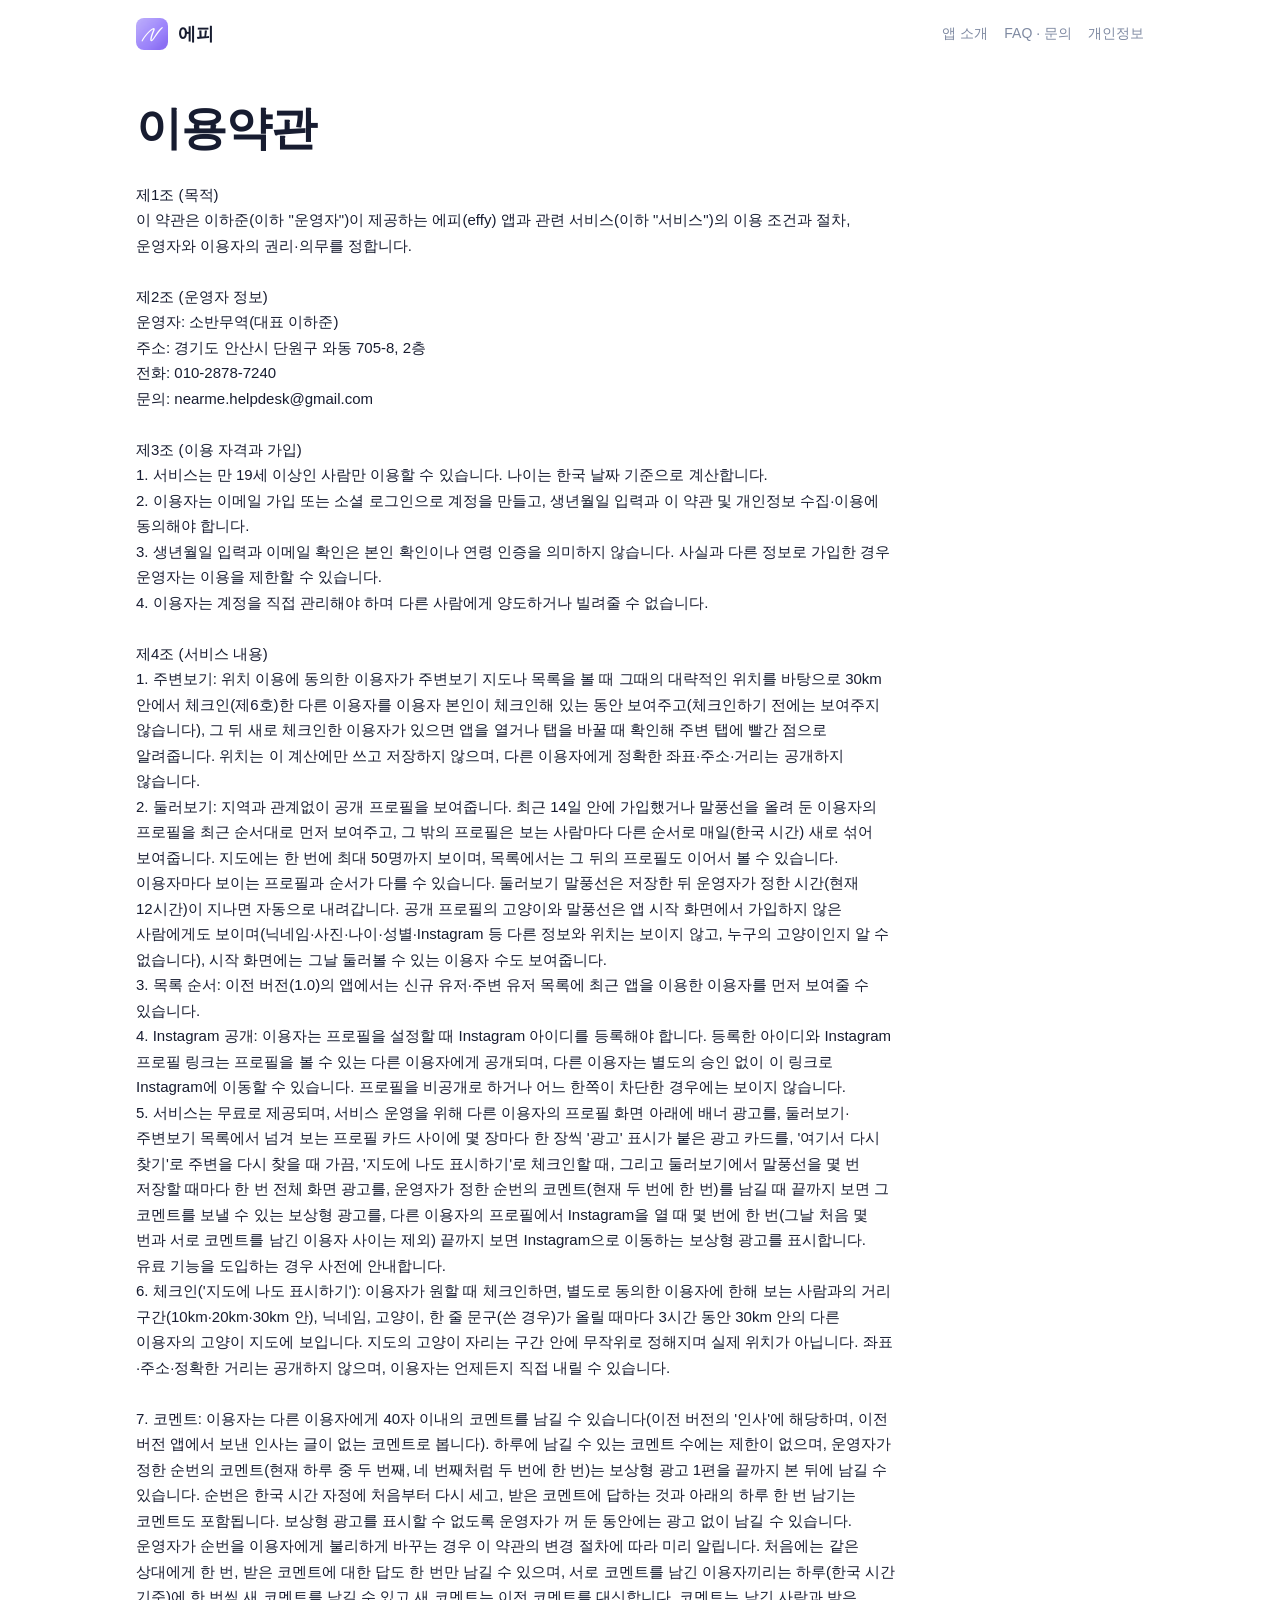
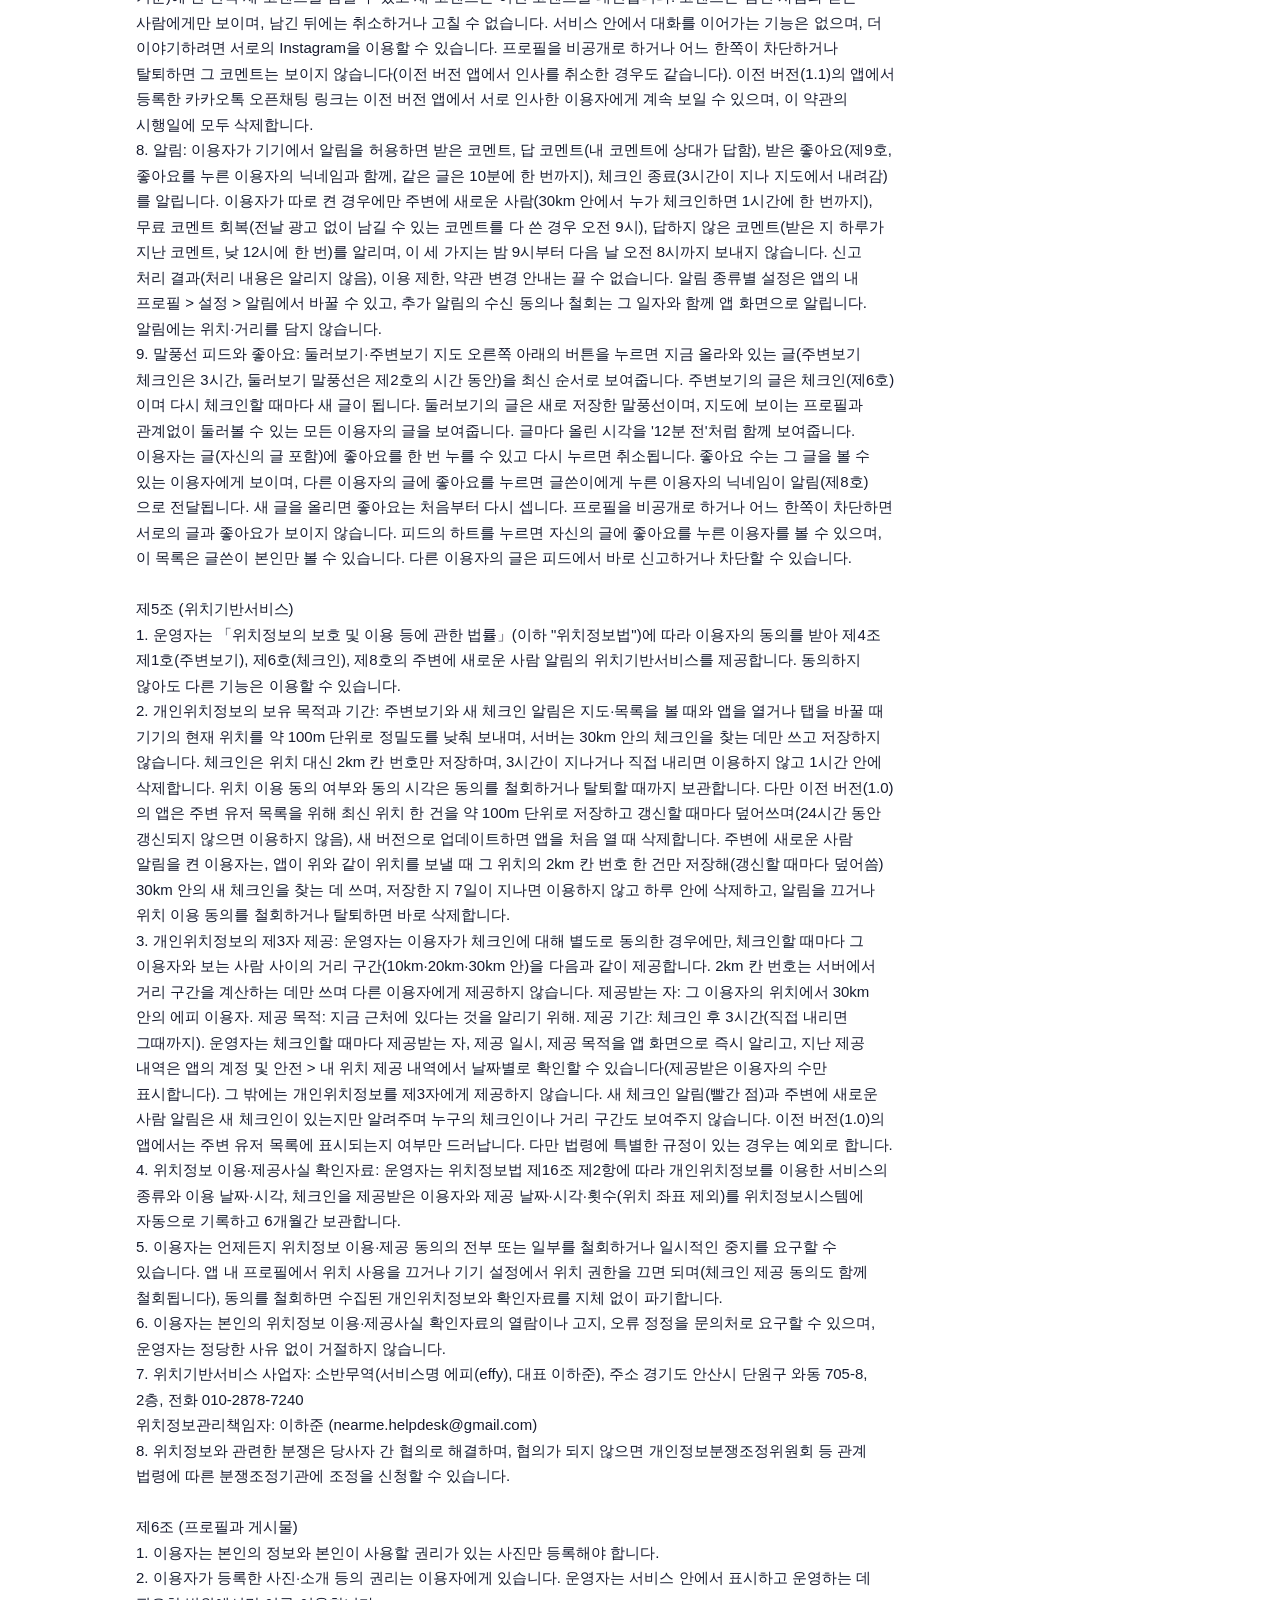
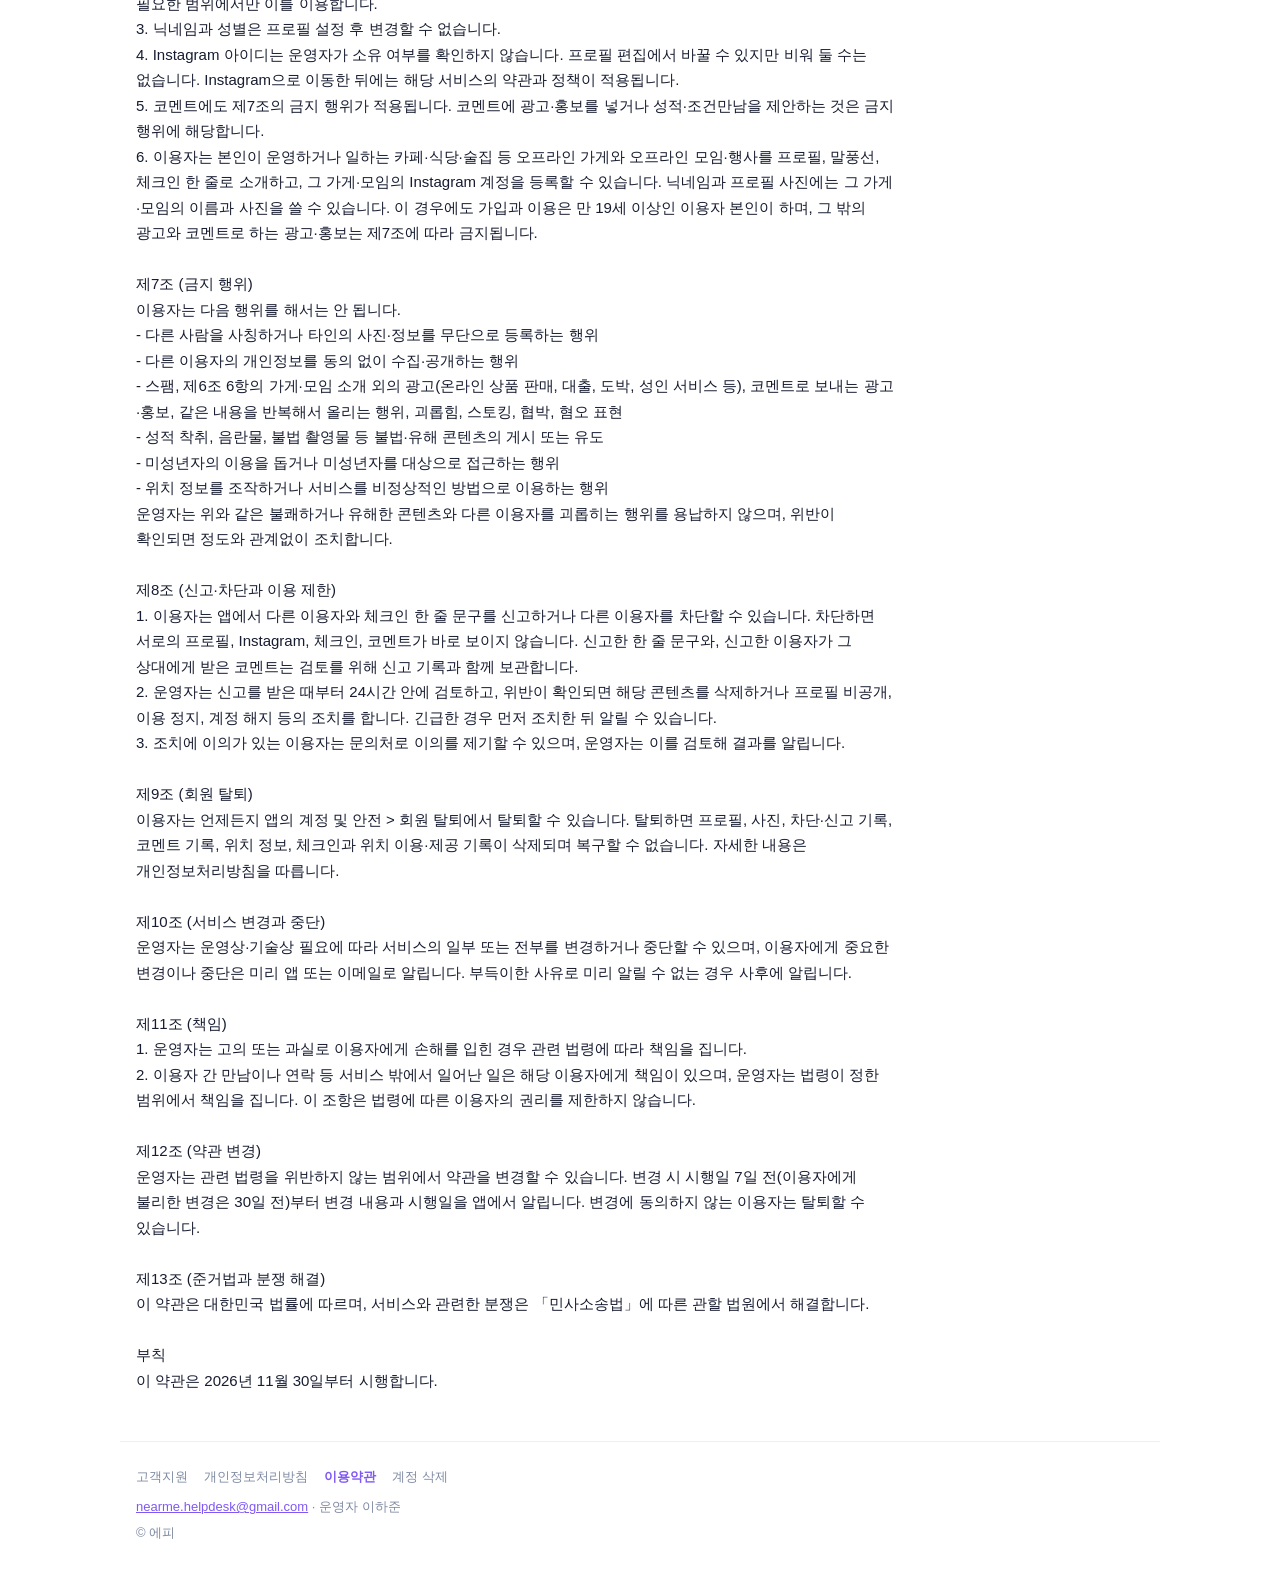
<file: terms/index.html>
<!doctype html>
<html lang="ko">
<head>
<meta charset="utf-8">
<meta name="viewport" content="width=device-width, initial-scale=1">
<title>이용약관 | 에피</title>
<meta name="description" content="에피 이용약관.">
<link rel="icon" href="../assets/icon.png">
<link rel="apple-touch-icon" href="../assets/icon.png">
<link rel="stylesheet" href="../style.css">
</head>
<body>
<a class="skip" href="#main">본문으로 건너뛰기</a>
<header class="top">
<a class="brand" href="../index.html"><img src="../assets/icon.png" alt="" width="32" height="32">에피</a>
<nav aria-label="사이트 메뉴"><a href="../index.html">앱 소개</a><a href="../support/index.html">FAQ · 문의</a><a href="../privacy/index.html">개인정보</a></nav>
</header>
<main id="main">
<section class="doc-head"><h1>이용약관</h1></section>
<div class="doc">제1조 (목적)
이 약관은 이하준(이하 &quot;운영자&quot;)이 제공하는 에피(effy) 앱과 관련 서비스(이하 &quot;서비스&quot;)의 이용 조건과 절차, 운영자와 이용자의 권리·의무를 정합니다.

제2조 (운영자 정보)
운영자: 소반무역(대표 이하준)
주소: 경기도 안산시 단원구 와동 705-8, 2층
전화: 010-2878-7240
문의: nearme.helpdesk@gmail.com

제3조 (이용 자격과 가입)
1. 서비스는 만 19세 이상인 사람만 이용할 수 있습니다. 나이는 한국 날짜 기준으로 계산합니다.
2. 이용자는 이메일 가입 또는 소셜 로그인으로 계정을 만들고, 생년월일 입력과 이 약관 및 개인정보 수집·이용에 동의해야 합니다.
3. 생년월일 입력과 이메일 확인은 본인 확인이나 연령 인증을 의미하지 않습니다. 사실과 다른 정보로 가입한 경우 운영자는 이용을 제한할 수 있습니다.
4. 이용자는 계정을 직접 관리해야 하며 다른 사람에게 양도하거나 빌려줄 수 없습니다.

제4조 (서비스 내용)
1. 주변보기: 위치 이용에 동의한 이용자가 주변보기 지도나 목록을 볼 때 그때의 대략적인 위치를 바탕으로 30km 안에서 체크인(제6호)한 다른 이용자를 이용자 본인이 체크인해 있는 동안 보여주고(체크인하기 전에는 보여주지 않습니다), 그 뒤 새로 체크인한 이용자가 있으면 앱을 열거나 탭을 바꿀 때 확인해 주변 탭에 빨간 점으로 알려줍니다. 위치는 이 계산에만 쓰고 저장하지 않으며, 다른 이용자에게 정확한 좌표·주소·거리는 공개하지 않습니다.
2. 둘러보기: 지역과 관계없이 공개 프로필을 보여줍니다. 최근 14일 안에 가입했거나 말풍선을 올려 둔 이용자의 프로필을 최근 순서대로 먼저 보여주고, 그 밖의 프로필은 보는 사람마다 다른 순서로 매일(한국 시간) 새로 섞어 보여줍니다. 지도에는 한 번에 최대 50명까지 보이며, 목록에서는 그 뒤의 프로필도 이어서 볼 수 있습니다. 이용자마다 보이는 프로필과 순서가 다를 수 있습니다. 둘러보기 말풍선은 저장한 뒤 운영자가 정한 시간(현재 12시간)이 지나면 자동으로 내려갑니다. 공개 프로필의 고양이와 말풍선은 앱 시작 화면에서 가입하지 않은 사람에게도 보이며(닉네임·사진·나이·성별·Instagram 등 다른 정보와 위치는 보이지 않고, 누구의 고양이인지 알 수 없습니다), 시작 화면에는 그날 둘러볼 수 있는 이용자 수도 보여줍니다.
3. 목록 순서: 이전 버전(1.0)의 앱에서는 신규 유저·주변 유저 목록에 최근 앱을 이용한 이용자를 먼저 보여줄 수 있습니다.
4. Instagram 공개: 이용자는 프로필을 설정할 때 Instagram 아이디를 등록해야 합니다. 등록한 아이디와 Instagram 프로필 링크는 프로필을 볼 수 있는 다른 이용자에게 공개되며, 다른 이용자는 별도의 승인 없이 이 링크로 Instagram에 이동할 수 있습니다. 프로필을 비공개로 하거나 어느 한쪽이 차단한 경우에는 보이지 않습니다.
5. 서비스는 무료로 제공되며, 서비스 운영을 위해 다른 이용자의 프로필 화면 아래에 배너 광고를, 둘러보기·주변보기 목록에서 넘겨 보는 프로필 카드 사이에 몇 장마다 한 장씩 '광고' 표시가 붙은 광고 카드를, '여기서 다시 찾기'로 주변을 다시 찾을 때 가끔, '지도에 나도 표시하기'로 체크인할 때, 그리고 둘러보기에서 말풍선을 몇 번 저장할 때마다 한 번 전체 화면 광고를, 운영자가 정한 순번의 코멘트(현재 두 번에 한 번)를 남길 때 끝까지 보면 그 코멘트를 보낼 수 있는 보상형 광고를, 다른 이용자의 프로필에서 Instagram을 열 때 몇 번에 한 번(그날 처음 몇 번과 서로 코멘트를 남긴 이용자 사이는 제외) 끝까지 보면 Instagram으로 이동하는 보상형 광고를 표시합니다. 유료 기능을 도입하는 경우 사전에 안내합니다.
6. 체크인('지도에 나도 표시하기'): 이용자가 원할 때 체크인하면, 별도로 동의한 이용자에 한해 보는 사람과의 거리 구간(10km·20km·30km 안), 닉네임, 고양이, 한 줄 문구(쓴 경우)가 올릴 때마다 3시간 동안 30km 안의 다른 이용자의 고양이 지도에 보입니다. 지도의 고양이 자리는 구간 안에 무작위로 정해지며 실제 위치가 아닙니다. 좌표·주소·정확한 거리는 공개하지 않으며, 이용자는 언제든지 직접 내릴 수 있습니다.

7. 코멘트: 이용자는 다른 이용자에게 40자 이내의 코멘트를 남길 수 있습니다(이전 버전의 '인사'에 해당하며, 이전 버전 앱에서 보낸 인사는 글이 없는 코멘트로 봅니다). 하루에 남길 수 있는 코멘트 수에는 제한이 없으며, 운영자가 정한 순번의 코멘트(현재 하루 중 두 번째, 네 번째처럼 두 번에 한 번)는 보상형 광고 1편을 끝까지 본 뒤에 남길 수 있습니다. 순번은 한국 시간 자정에 처음부터 다시 세고, 받은 코멘트에 답하는 것과 아래의 하루 한 번 남기는 코멘트도 포함됩니다. 보상형 광고를 표시할 수 없도록 운영자가 꺼 둔 동안에는 광고 없이 남길 수 있습니다. 운영자가 순번을 이용자에게 불리하게 바꾸는 경우 이 약관의 변경 절차에 따라 미리 알립니다. 처음에는 같은 상대에게 한 번, 받은 코멘트에 대한 답도 한 번만 남길 수 있으며, 서로 코멘트를 남긴 이용자끼리는 하루(한국 시간 기준)에 한 번씩 새 코멘트를 남길 수 있고 새 코멘트는 이전 코멘트를 대신합니다. 코멘트는 남긴 사람과 받은 사람에게만 보이며, 남긴 뒤에는 취소하거나 고칠 수 없습니다. 서비스 안에서 대화를 이어가는 기능은 없으며, 더 이야기하려면 서로의 Instagram을 이용할 수 있습니다. 프로필을 비공개로 하거나 어느 한쪽이 차단하거나 탈퇴하면 그 코멘트는 보이지 않습니다(이전 버전 앱에서 인사를 취소한 경우도 같습니다). 이전 버전(1.1)의 앱에서 등록한 카카오톡 오픈채팅 링크는 이전 버전 앱에서 서로 인사한 이용자에게 계속 보일 수 있으며, 이 약관의 시행일에 모두 삭제합니다.
8. 알림: 이용자가 기기에서 알림을 허용하면 받은 코멘트, 답 코멘트(내 코멘트에 상대가 답함), 받은 좋아요(제9호, 좋아요를 누른 이용자의 닉네임과 함께, 같은 글은 10분에 한 번까지), 체크인 종료(3시간이 지나 지도에서 내려감)를 알립니다. 이용자가 따로 켠 경우에만 주변에 새로운 사람(30km 안에서 누가 체크인하면 1시간에 한 번까지), 무료 코멘트 회복(전날 광고 없이 남길 수 있는 코멘트를 다 쓴 경우 오전 9시), 답하지 않은 코멘트(받은 지 하루가 지난 코멘트, 낮 12시에 한 번)를 알리며, 이 세 가지는 밤 9시부터 다음 날 오전 8시까지 보내지 않습니다. 신고 처리 결과(처리 내용은 알리지 않음), 이용 제한, 약관 변경 안내는 끌 수 없습니다. 알림 종류별 설정은 앱의 내 프로필 &gt; 설정 &gt; 알림에서 바꿀 수 있고, 추가 알림의 수신 동의나 철회는 그 일자와 함께 앱 화면으로 알립니다. 알림에는 위치·거리를 담지 않습니다.
9. 말풍선 피드와 좋아요: 둘러보기·주변보기 지도 오른쪽 아래의 버튼을 누르면 지금 올라와 있는 글(주변보기 체크인은 3시간, 둘러보기 말풍선은 제2호의 시간 동안)을 최신 순서로 보여줍니다. 주변보기의 글은 체크인(제6호)이며 다시 체크인할 때마다 새 글이 됩니다. 둘러보기의 글은 새로 저장한 말풍선이며, 지도에 보이는 프로필과 관계없이 둘러볼 수 있는 모든 이용자의 글을 보여줍니다. 글마다 올린 시각을 '12분 전'처럼 함께 보여줍니다. 이용자는 글(자신의 글 포함)에 좋아요를 한 번 누를 수 있고 다시 누르면 취소됩니다. 좋아요 수는 그 글을 볼 수 있는 이용자에게 보이며, 다른 이용자의 글에 좋아요를 누르면 글쓴이에게 누른 이용자의 닉네임이 알림(제8호)으로 전달됩니다. 새 글을 올리면 좋아요는 처음부터 다시 셉니다. 프로필을 비공개로 하거나 어느 한쪽이 차단하면 서로의 글과 좋아요가 보이지 않습니다. 피드의 하트를 누르면 자신의 글에 좋아요를 누른 이용자를 볼 수 있으며, 이 목록은 글쓴이 본인만 볼 수 있습니다. 다른 이용자의 글은 피드에서 바로 신고하거나 차단할 수 있습니다.

제5조 (위치기반서비스)
1. 운영자는 「위치정보의 보호 및 이용 등에 관한 법률」(이하 &quot;위치정보법&quot;)에 따라 이용자의 동의를 받아 제4조 제1호(주변보기), 제6호(체크인), 제8호의 주변에 새로운 사람 알림의 위치기반서비스를 제공합니다. 동의하지 않아도 다른 기능은 이용할 수 있습니다.
2. 개인위치정보의 보유 목적과 기간: 주변보기와 새 체크인 알림은 지도·목록을 볼 때와 앱을 열거나 탭을 바꿀 때 기기의 현재 위치를 약 100m 단위로 정밀도를 낮춰 보내며, 서버는 30km 안의 체크인을 찾는 데만 쓰고 저장하지 않습니다. 체크인은 위치 대신 2km 칸 번호만 저장하며, 3시간이 지나거나 직접 내리면 이용하지 않고 1시간 안에 삭제합니다. 위치 이용 동의 여부와 동의 시각은 동의를 철회하거나 탈퇴할 때까지 보관합니다. 다만 이전 버전(1.0)의 앱은 주변 유저 목록을 위해 최신 위치 한 건을 약 100m 단위로 저장하고 갱신할 때마다 덮어쓰며(24시간 동안 갱신되지 않으면 이용하지 않음), 새 버전으로 업데이트하면 앱을 처음 열 때 삭제합니다. 주변에 새로운 사람 알림을 켠 이용자는, 앱이 위와 같이 위치를 보낼 때 그 위치의 2km 칸 번호 한 건만 저장해(갱신할 때마다 덮어씀) 30km 안의 새 체크인을 찾는 데 쓰며, 저장한 지 7일이 지나면 이용하지 않고 하루 안에 삭제하고, 알림을 끄거나 위치 이용 동의를 철회하거나 탈퇴하면 바로 삭제합니다.
3. 개인위치정보의 제3자 제공: 운영자는 이용자가 체크인에 대해 별도로 동의한 경우에만, 체크인할 때마다 그 이용자와 보는 사람 사이의 거리 구간(10km·20km·30km 안)을 다음과 같이 제공합니다. 2km 칸 번호는 서버에서 거리 구간을 계산하는 데만 쓰며 다른 이용자에게 제공하지 않습니다. 제공받는 자: 그 이용자의 위치에서 30km 안의 에피 이용자. 제공 목적: 지금 근처에 있다는 것을 알리기 위해. 제공 기간: 체크인 후 3시간(직접 내리면 그때까지). 운영자는 체크인할 때마다 제공받는 자, 제공 일시, 제공 목적을 앱 화면으로 즉시 알리고, 지난 제공 내역은 앱의 계정 및 안전 &gt; 내 위치 제공 내역에서 날짜별로 확인할 수 있습니다(제공받은 이용자의 수만 표시합니다). 그 밖에는 개인위치정보를 제3자에게 제공하지 않습니다. 새 체크인 알림(빨간 점)과 주변에 새로운 사람 알림은 새 체크인이 있는지만 알려주며 누구의 체크인이나 거리 구간도 보여주지 않습니다. 이전 버전(1.0)의 앱에서는 주변 유저 목록에 표시되는지 여부만 드러납니다. 다만 법령에 특별한 규정이 있는 경우는 예외로 합니다.
4. 위치정보 이용·제공사실 확인자료: 운영자는 위치정보법 제16조 제2항에 따라 개인위치정보를 이용한 서비스의 종류와 이용 날짜·시각, 체크인을 제공받은 이용자와 제공 날짜·시각·횟수(위치 좌표 제외)를 위치정보시스템에 자동으로 기록하고 6개월간 보관합니다.
5. 이용자는 언제든지 위치정보 이용·제공 동의의 전부 또는 일부를 철회하거나 일시적인 중지를 요구할 수 있습니다. 앱 내 프로필에서 위치 사용을 끄거나 기기 설정에서 위치 권한을 끄면 되며(체크인 제공 동의도 함께 철회됩니다), 동의를 철회하면 수집된 개인위치정보와 확인자료를 지체 없이 파기합니다.
6. 이용자는 본인의 위치정보 이용·제공사실 확인자료의 열람이나 고지, 오류 정정을 문의처로 요구할 수 있으며, 운영자는 정당한 사유 없이 거절하지 않습니다.
7. 위치기반서비스 사업자: 소반무역(서비스명 에피(effy), 대표 이하준), 주소 경기도 안산시 단원구 와동 705-8, 2층, 전화 010-2878-7240
위치정보관리책임자: 이하준 (nearme.helpdesk@gmail.com)
8. 위치정보와 관련한 분쟁은 당사자 간 협의로 해결하며, 협의가 되지 않으면 개인정보분쟁조정위원회 등 관계 법령에 따른 분쟁조정기관에 조정을 신청할 수 있습니다.

제6조 (프로필과 게시물)
1. 이용자는 본인의 정보와 본인이 사용할 권리가 있는 사진만 등록해야 합니다.
2. 이용자가 등록한 사진·소개 등의 권리는 이용자에게 있습니다. 운영자는 서비스 안에서 표시하고 운영하는 데 필요한 범위에서만 이를 이용합니다.
3. 닉네임과 성별은 프로필 설정 후 변경할 수 없습니다.
4. Instagram 아이디는 운영자가 소유 여부를 확인하지 않습니다. 프로필 편집에서 바꿀 수 있지만 비워 둘 수는 없습니다. Instagram으로 이동한 뒤에는 해당 서비스의 약관과 정책이 적용됩니다.
5. 코멘트에도 제7조의 금지 행위가 적용됩니다. 코멘트에 광고·홍보를 넣거나 성적·조건만남을 제안하는 것은 금지 행위에 해당합니다.
6. 이용자는 본인이 운영하거나 일하는 카페·식당·술집 등 오프라인 가게와 오프라인 모임·행사를 프로필, 말풍선, 체크인 한 줄로 소개하고, 그 가게·모임의 Instagram 계정을 등록할 수 있습니다. 닉네임과 프로필 사진에는 그 가게·모임의 이름과 사진을 쓸 수 있습니다. 이 경우에도 가입과 이용은 만 19세 이상인 이용자 본인이 하며, 그 밖의 광고와 코멘트로 하는 광고·홍보는 제7조에 따라 금지됩니다.

제7조 (금지 행위)
이용자는 다음 행위를 해서는 안 됩니다.
- 다른 사람을 사칭하거나 타인의 사진·정보를 무단으로 등록하는 행위
- 다른 이용자의 개인정보를 동의 없이 수집·공개하는 행위
- 스팸, 제6조 6항의 가게·모임 소개 외의 광고(온라인 상품 판매, 대출, 도박, 성인 서비스 등), 코멘트로 보내는 광고·홍보, 같은 내용을 반복해서 올리는 행위, 괴롭힘, 스토킹, 협박, 혐오 표현
- 성적 착취, 음란물, 불법 촬영물 등 불법·유해 콘텐츠의 게시 또는 유도
- 미성년자의 이용을 돕거나 미성년자를 대상으로 접근하는 행위
- 위치 정보를 조작하거나 서비스를 비정상적인 방법으로 이용하는 행위
운영자는 위와 같은 불쾌하거나 유해한 콘텐츠와 다른 이용자를 괴롭히는 행위를 용납하지 않으며, 위반이 확인되면 정도와 관계없이 조치합니다.

제8조 (신고·차단과 이용 제한)
1. 이용자는 앱에서 다른 이용자와 체크인 한 줄 문구를 신고하거나 다른 이용자를 차단할 수 있습니다. 차단하면 서로의 프로필, Instagram, 체크인, 코멘트가 바로 보이지 않습니다. 신고한 한 줄 문구와, 신고한 이용자가 그 상대에게 받은 코멘트는 검토를 위해 신고 기록과 함께 보관합니다.
2. 운영자는 신고를 받은 때부터 24시간 안에 검토하고, 위반이 확인되면 해당 콘텐츠를 삭제하거나 프로필 비공개, 이용 정지, 계정 해지 등의 조치를 합니다. 긴급한 경우 먼저 조치한 뒤 알릴 수 있습니다.
3. 조치에 이의가 있는 이용자는 문의처로 이의를 제기할 수 있으며, 운영자는 이를 검토해 결과를 알립니다.

제9조 (회원 탈퇴)
이용자는 언제든지 앱의 계정 및 안전 &gt; 회원 탈퇴에서 탈퇴할 수 있습니다. 탈퇴하면 프로필, 사진, 차단·신고 기록, 코멘트 기록, 위치 정보, 체크인과 위치 이용·제공 기록이 삭제되며 복구할 수 없습니다. 자세한 내용은 개인정보처리방침을 따릅니다.

제10조 (서비스 변경과 중단)
운영자는 운영상·기술상 필요에 따라 서비스의 일부 또는 전부를 변경하거나 중단할 수 있으며, 이용자에게 중요한 변경이나 중단은 미리 앱 또는 이메일로 알립니다. 부득이한 사유로 미리 알릴 수 없는 경우 사후에 알립니다.

제11조 (책임)
1. 운영자는 고의 또는 과실로 이용자에게 손해를 입힌 경우 관련 법령에 따라 책임을 집니다.
2. 이용자 간 만남이나 연락 등 서비스 밖에서 일어난 일은 해당 이용자에게 책임이 있으며, 운영자는 법령이 정한 범위에서 책임을 집니다. 이 조항은 법령에 따른 이용자의 권리를 제한하지 않습니다.

제12조 (약관 변경)
운영자는 관련 법령을 위반하지 않는 범위에서 약관을 변경할 수 있습니다. 변경 시 시행일 7일 전(이용자에게 불리한 변경은 30일 전)부터 변경 내용과 시행일을 앱에서 알립니다. 변경에 동의하지 않는 이용자는 탈퇴할 수 있습니다.

제13조 (준거법과 분쟁 해결)
이 약관은 대한민국 법률에 따르며, 서비스와 관련한 분쟁은 「민사소송법」에 따른 관할 법원에서 해결합니다.

부칙
이 약관은 2026년 11월 30일부터 시행합니다.</div>
</main>
<footer class="foot">
<nav aria-label="문서"><a href="../support/index.html">고객지원</a><a href="../privacy/index.html">개인정보처리방침</a><a href="../terms/index.html" aria-current="page">이용약관</a><a href="../delete-account/index.html">계정 삭제</a></nav>
<p><a href="mailto:nearme.helpdesk@gmail.com">nearme.helpdesk@gmail.com</a> · 운영자 이하준</p>
<p>© 에피</p>
</footer>
</body>
</html>
</file>
<file: style.css>
/* Near me public site. Colors follow lib/theme/app_theme.dart. */
:root {
  --bg: #ffffff;
  --card: #f9fafe;
  --soft: #eee9ff;
  --text: #171c30;
  --muted: #7f8aa2;
  --line: #edf0f5;
  --accent: #8059f4;
  --on-accent: #ffffff;
}
@media (prefers-color-scheme: dark) {
  :root {
    --bg: #11131d;
    --card: #1a1d2b;
    --soft: #262240;
    --text: #eceef5;
    --muted: #9aa3b8;
    --line: #272b3b;
    --accent: #a98ff9;
    --on-accent: #11131d;
  }
}
* { box-sizing: border-box; }
html { -webkit-text-size-adjust: 100%; }
body {
  margin: 0;
  background: var(--bg);
  color: var(--text);
  font: 16px/1.7 -apple-system, BlinkMacSystemFont, "Apple SD Gothic Neo", "Noto Sans KR", sans-serif;
  word-break: keep-all;
}
a { color: var(--accent); }
img { max-width: 100%; }
.skip { position: absolute; left: -999px; }
.skip:focus { left: 16px; top: 8px; background: var(--bg); padding: 4px 8px; z-index: 1; }

.top, main, .foot { max-width: 1040px; margin: 0 auto; padding-left: 16px; padding-right: 16px; }
.top { display: flex; align-items: center; justify-content: space-between; gap: 12px; padding-top: 18px; padding-bottom: 18px; }
.brand { display: flex; align-items: center; gap: 10px; color: var(--text); font-weight: 700; font-size: 18px; text-decoration: none; }
.brand img { border-radius: 8px; }
.top nav { display: flex; flex-wrap: wrap; gap: 4px 16px; font-size: 14px; }
.top nav a, .foot nav a { color: var(--muted); text-decoration: none; }
.top nav a[aria-current], .foot nav a[aria-current] { color: var(--accent); font-weight: 600; }

main { padding-bottom: 48px; }
h1 { font-size: clamp(30px, 6vw, 46px); line-height: 1.25; margin: 8px 0 16px; letter-spacing: -0.02em; }
h2 { font-size: clamp(24px, 4vw, 32px); line-height: 1.3; margin: 0 0 20px; letter-spacing: -0.01em; }
h3 { font-size: 18px; margin: 4px 0 6px; }
.eyebrow { color: var(--accent); font-weight: 600; font-size: 14px; margin: 0; letter-spacing: 0.02em; }
.lead { color: var(--muted); font-size: 17px; max-width: 34em; }
.note { color: var(--muted); font-size: 14px; }

.button {
  display: inline-block; padding: 12px 20px; border-radius: 12px;
  background: var(--accent); color: var(--on-accent);
  font-weight: 600; font-size: 15px; text-decoration: none;
}
.button.ghost { background: var(--soft); color: var(--accent); }
.actions { display: flex; flex-wrap: wrap; gap: 10px; margin: 24px 0 16px; }
.badge { display: inline-block; margin: 0; padding: 4px 12px; border-radius: 999px; background: var(--soft); color: var(--accent); font-size: 13px; }

.hero { display: grid; grid-template-columns: 1.1fr 1fr; gap: 40px; align-items: center; padding: 32px 0 56px; }
.cats { margin: 0; padding: 28px; border-radius: 24px; background: var(--card); border: 1px solid var(--line); }
.cats div { display: grid; grid-template-columns: repeat(4, 1fr); gap: 12px; justify-items: center; }
.cats img { width: 64px; height: 64px; image-rendering: pixelated; }
.cats figcaption { margin-top: 16px; text-align: center; color: var(--muted); font-size: 13px; }

.band { padding: 48px 0; border-top: 1px solid var(--line); }
.steps, .cards { list-style: none; margin: 0; padding: 0; display: grid; grid-template-columns: repeat(3, 1fr); gap: 16px; }
.steps li, .cards li, .panel { background: var(--card); border: 1px solid var(--line); border-radius: 18px; padding: 22px; }
.steps span { color: var(--accent); font-size: 13px; font-weight: 600; }
.steps p, .cards p { margin: 0; color: var(--muted); font-size: 15px; }
.cta { text-align: center; }
.cta p { color: var(--muted); }

.doc-head { padding: 24px 0 8px; max-width: 760px; }
main > section.panel, main > section:not(.hero):not(.band):not(.doc-head) { max-width: 760px; margin-bottom: 20px; }
.panel h2 { font-size: 20px; margin-bottom: 8px; }
.mail { font-size: 20px; font-weight: 600; margin: 4px 0; }
details { border-bottom: 1px solid var(--line); padding: 14px 0; }
summary { cursor: pointer; font-weight: 600; }
details p { margin: 10px 0 0; color: var(--muted); }
.doc { max-width: 760px; white-space: pre-wrap; font-size: 15px; }

.foot { border-top: 1px solid var(--line); padding-top: 24px; padding-bottom: 40px; color: var(--muted); font-size: 13px; }
.foot nav { display: flex; flex-wrap: wrap; gap: 4px 16px; margin-bottom: 8px; }
.foot p { margin: 4px 0; }

@media (max-width: 760px) {
  .hero { grid-template-columns: 1fr; gap: 28px; padding-top: 16px; }
  .steps, .cards { grid-template-columns: 1fr; }
  .cats { padding: 20px; }
  .cats img { width: 52px; height: 52px; }
  .top { flex-direction: column; align-items: flex-start; }
}
</file>
